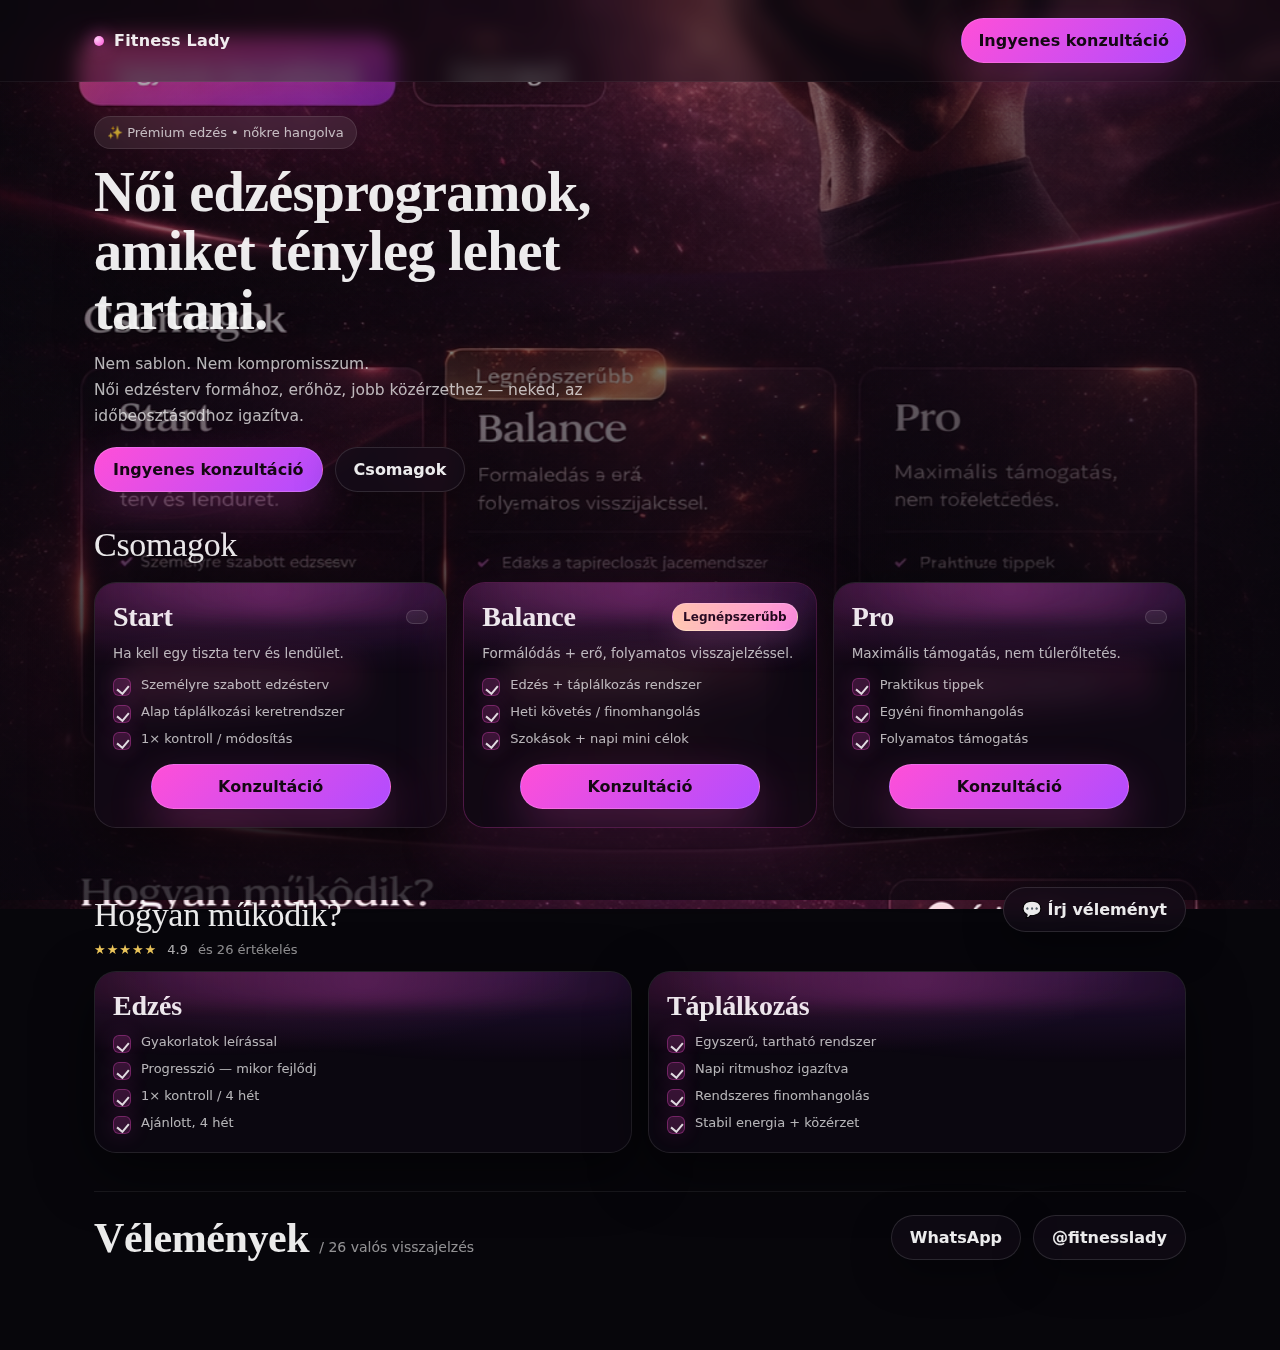
<file: Index.html>
<!doctype html>
<html lang="hu">
<head>
  <meta charset="utf-8" />
  <meta name="viewport" content="width=device-width, initial-scale=1" />
  <title>Fitness Lady — Női edzésprogramok</title>
  <meta name="description" content="Női edzésprogramok, amiket tényleg lehet tartani. Személyre szabott edzés és táplálkozás." />

  <style>
    :root{
      --bg:#07060b;
      --text:rgba(255,255,255,.92);
      --muted:rgba(255,255,255,.70);
      --muted2:rgba(255,255,255,.56);

      --panel:rgba(18,10,24,.52);
      --panel2:rgba(18,10,24,.40);
      --stroke:rgba(255,255,255,.10);

      --pink:#ff4fd8;
      --pink2:#b14cff;

      --radius:22px;
      --shadow:0 18px 55px rgba(0,0,0,.55);
      --max:1120px;
    }

    *{box-sizing:border-box}
    html,body{height:100%}
    body{
      margin:0;
      font-family: ui-sans-serif, system-ui, -apple-system, Segoe UI, Roboto, Arial;
      color:var(--text);
      background:var(--bg);
      overflow-x:hidden;
    }

    /* ===== FULL BACKGROUND (kép) ===== */
    body::before{
      content:"";
      position:fixed;
      inset:0;
      background-image:url("hero.png");
      background-size:cover;
      background-position:center right;
      background-repeat:no-repeat;
      transform:scale(1.02);
      z-index:-3;
    }

    /* ===== OVERLAY: NE NYELJE EL A HÁTTÉR RÉSZLETEIT ===== */
    body::after{
      content:"";
      position:fixed;
      inset:0;
      background:
        radial-gradient(1100px 650px at 22% 14%, rgba(10,7,14,.10), rgba(10,7,14,.45) 62%, rgba(10,7,14,.62) 100%),
        linear-gradient(to bottom, rgba(10,7,14,.18), rgba(10,7,14,.45));
      z-index:-2;
      pointer-events:none;
    }

    a{color:inherit;text-decoration:none}
    .container{max-width:var(--max);margin:0 auto;padding:0 14px}

    /* ===== TOP BAR (mint a képen) ===== */
    .topbar{
      position:fixed;top:0;left:0;right:0;z-index:50;
      padding:18px 0;
      background:rgba(10,8,14,.40);
      backdrop-filter:blur(10px);
      border-bottom:1px solid rgba(255,255,255,.06);
    }
    .topbar-inner{display:flex;align-items:center;justify-content:space-between;gap:12px}
    .brand{display:flex;align-items:center;gap:10px;font-weight:700;letter-spacing:.2px;font-size:16px}
    .dot{
      width:10px;height:10px;border-radius:999px;
      background: radial-gradient(circle at 30% 30%, #ffd0f6, var(--pink));
      box-shadow:0 0 18px rgba(255,79,216,.7);
      flex:0 0 auto;
    }
    .cta-pill{
      display:inline-flex;align-items:center;justify-content:center;
      padding:12px 16px;border-radius:999px;
      background:linear-gradient(135deg,var(--pink),var(--pink2));
      color:#140813;font-weight:800;
      border:1px solid rgba(255,255,255,.14);
      box-shadow:0 18px 46px rgba(255,79,216,.24);
      white-space:nowrap;
    }

    /* ===== HERO ===== */
    .hero{padding-top:92px;padding-bottom:34px}
    .hero-grid{
      display:grid;
      grid-template-columns: 1.1fr .9fr;
      gap:26px;
      align-items:start;
      padding-top:24px;
    }

    .badge{
      display:inline-flex;align-items:center;gap:10px;
      padding:8px 12px;border-radius:999px;
      background:rgba(255,255,255,.08);
      border:1px solid rgba(255,255,255,.10);
      color:var(--muted);
      font-size:13px;width:fit-content;
      backdrop-filter:blur(10px);
    }

    h1{
      margin:14px 0 12px;
      font-family: ui-serif, Georgia, "Times New Roman", Times, serif;
      font-weight:700;
      line-height:1.05;
      font-size: clamp(36px, 4.4vw, 64px);
      letter-spacing:-0.8px;
      text-shadow:0 10px 40px rgba(0,0,0,.55);
    }

    .lead{
      margin:0 0 18px;
      color:var(--muted);
      font-size:15.5px;
      line-height:1.65;
      max-width:56ch;
      text-shadow:0 10px 30px rgba(0,0,0,.45);
    }

    .hero-actions{display:flex;gap:12px;margin-top:14px;flex-wrap:wrap}

    .btn{
      display:inline-flex;align-items:center;justify-content:center;
      padding:12px 18px;border-radius:999px;
      border:1px solid rgba(255,255,255,.12);
      background:rgba(20,12,26,.55);
      backdrop-filter:blur(10px);
      color:var(--text);
      box-shadow:0 14px 40px rgba(0,0,0,.35);
      cursor:pointer;
      transition:transform .15s ease, border-color .15s ease;
      white-space:nowrap;
      font-weight:700;
    }
    .btn:hover{transform:translateY(-1px);border-color:rgba(255,255,255,.20)}
    .btn.primary{
      background:linear-gradient(135deg,var(--pink),var(--pink2));
      color:#140813;
      border-color:rgba(255,255,255,.18);
      box-shadow:0 18px 46px rgba(255,79,216,.22);
      font-weight:800;
    }

    /* ===== CSOMAGOK (3 kártya) ===== */
    .section-title{
      font-family: ui-serif, Georgia, "Times New Roman", Times, serif;
      font-size:34px;
      letter-spacing:-.3px;
      margin:34px 0 18px;
    }

    .packages{display:grid;grid-template-columns:repeat(3,1fr);gap:16px}

    .card{
      position:relative;
      background:var(--panel2);
      border:1px solid rgba(255,255,255,.10);
      border-radius:var(--radius);
      box-shadow:var(--shadow);
      backdrop-filter:blur(14px);
      padding:18px;
      overflow:hidden;
    }

    /* glow/edge mint a képen */
    .card::before{
      content:"";
      position:absolute; inset:-2px;
      background:
        radial-gradient(700px 160px at 20% 0%, rgba(255,79,216,.18), transparent 55%),
        radial-gradient(700px 160px at 80% 0%, rgba(177,76,255,.14), transparent 60%);
      opacity:.95;
      pointer-events:none;
    }
    .card::after{
      content:"";
      position:absolute;left:-40%;right:-40%;top:-22px;height:56px;
      background:radial-gradient(circle at 50% 50%, rgba(255,79,216,.30), transparent 62%);
      filter:blur(8px);
      opacity:.65;
      pointer-events:none;
    }
    .card > *{position:relative}

    .card-top{display:flex;align-items:center;justify-content:space-between;gap:10px;margin-bottom:10px}
    .card h3{
      margin:0;
      font-size:28px;
      font-family: ui-serif, Georgia, serif;
      letter-spacing:-.2px;
    }
    .card p{margin:0 0 12px;color:var(--muted);line-height:1.6;font-size:13.5px;max-width:40ch}

    .tag{
      font-size:12px;padding:6px 10px;border-radius:999px;
      border:1px solid rgba(255,255,255,.14);
      background:rgba(255,255,255,.07);
      color:var(--muted);
      white-space:nowrap;
    }
    .tag.hot{
      color:#1b0717;
      background:linear-gradient(135deg,#ffd8a8,#ff88e6);
      border-color:rgba(255,255,255,.25);
      box-shadow:0 12px 30px rgba(255,136,230,.18);
      font-weight:800;
    }

    .list{margin:0;padding:0;list-style:none;display:grid;gap:8px}
    .list li{display:flex;align-items:flex-start;gap:10px;color:var(--muted);font-size:13px}
    .check{
      width:18px;height:18px;border-radius:6px;
      background:rgba(255,79,216,.18);
      border:1px solid rgba(255,79,216,.30);
      box-shadow:0 0 22px rgba(255,79,216,.16);
      flex:0 0 auto;
      margin-top:1px;
      position:relative;
    }
    .check:after{
      content:"";
      position:absolute;left:5px;top:4px;
      width:6px;height:9px;
      border-right:2px solid rgba(255,255,255,.85);
      border-bottom:2px solid rgba(255,255,255,.85);
      transform:rotate(40deg);
    }

    .card-actions{margin-top:14px;display:flex;justify-content:center}
    .card-actions .btn{width:100%;max-width:240px}

    /* ===== HOGYAN MŰKÖDIK (fejléc bal + gomb jobb) ===== */
    .how-head{
      margin-top: 34px;
      display:flex;
      align-items:center;
      justify-content:space-between;
      gap:12px;
      flex-wrap:wrap;
    }
    .rating{display:flex;align-items:center;gap:10px;color:var(--muted);font-size:13px}
    .stars{letter-spacing:1px;color:rgba(255,214,98,.95)}
    .how-grid{margin-top:14px;display:grid;grid-template-columns:1fr 1fr;gap:16px}

    /* ===== VÉLEMÉNYEK sáv (mint a képen alul) ===== */
    .footer-row{
      margin-top: 38px;
      padding: 22px 0 54px;
      border-top: 1px solid rgba(255,255,255,.08);
    }
    .footer-inner{
      display:flex;align-items:center;justify-content:space-between;
      gap:12px;flex-wrap:wrap;
    }
    .footer-title{
      font-family: ui-serif, Georgia, serif;
      font-size: 42px;
      letter-spacing: -.4px;
      margin:0;
    }
    .footer-sub{color:var(--muted2);font-size:14px;margin-left:10px}
    .social{display:flex;gap:12px;align-items:center;flex-wrap:wrap}

    /* ===== RESPONSIVE (hogy mobilon se csússzon szét) ===== */
    @media (max-width: 980px){
      body::before{background-position:center right;}
      .hero-grid{grid-template-columns:1fr}
      .packages{grid-template-columns:1fr}
      .how-grid{grid-template-columns:1fr}
      .section-title{font-size:30px}
    }
  </style>
</head>

<body>
  <!-- Topbar -->
  <header class="topbar">
    <div class="container topbar-inner">
      <a class="brand" href="#top" aria-label="Fitness Lady">
        <span class="dot"></span>
        <span>Fitness Lady</span>
      </a>
      <a class="cta-pill" href="#kapcsolat">Ingyenes konzultáció</a>
    </div>
  </header>

  <main id="top" class="hero">
    <div class="container">

      <!-- HERO -->
      <div class="hero-grid">
        <div>
          <div class="badge">✨ Prémium edzés • nőkre hangolva</div>

          <h1>Női edzésprogramok,<br>amiket tényleg lehet tartani.</h1>

          <p class="lead">
            Nem sablon. Nem kompromisszum.<br>
            Női edzésterv formához, erőhöz, jobb közérzethez — neked, az időbeosztásodhoz igazítva.
          </p>

          <div class="hero-actions">
            <a class="btn primary" href="#kapcsolat">Ingyenes konzultáció</a>
            <a class="btn" href="#csomagok">Csomagok</a>
          </div>
        </div>

        <!-- jobb oldal üres: a háttérképen van az alak -->
        <div></div>
      </div>

      <!-- CSOMAGOK -->
      <div id="csomagok" class="section-title">Csomagok</div>

      <div class="packages">
        <div class="card">
          <div class="card-top">
            <h3>Start</h3>
            <span class="tag"> </span>
          </div>
          <p>Ha kell egy tiszta terv és lendület.</p>
          <ul class="list">
            <li><span class="check"></span> Személyre szabott edzésterv</li>
            <li><span class="check"></span> Alap táplálkozási keretrendszer</li>
            <li><span class="check"></span> 1× kontroll / módosítás</li>
          </ul>
          <div class="card-actions">
            <a class="btn primary" href="#kapcsolat">Konzultáció</a>
          </div>
        </div>

        <div class="card" style="border-color: rgba(255,79,216,.26); box-shadow: 0 22px 70px rgba(255,79,216,.14), var(--shadow);">
          <div class="card-top">
            <h3>Balance</h3>
            <span class="tag hot">Legnépszerűbb</span>
          </div>
          <p>Formálódás + erő, folyamatos visszajelzéssel.</p>
          <ul class="list">
            <li><span class="check"></span> Edzés + táplálkozás rendszer</li>
            <li><span class="check"></span> Heti követés / finomhangolás</li>
            <li><span class="check"></span> Szokások + napi mini célok</li>
          </ul>
          <div class="card-actions">
            <a class="btn primary" href="#kapcsolat">Konzultáció</a>
          </div>
        </div>

        <div class="card">
          <div class="card-top">
            <h3>Pro</h3>
            <span class="tag"> </span>
          </div>
          <p>Maximális támogatás, nem túlerőltetés.</p>
          <ul class="list">
            <li><span class="check"></span> Praktikus tippek</li>
            <li><span class="check"></span> Egyéni finomhangolás</li>
            <li><span class="check"></span> Folyamatos támogatás</li>
          </ul>
          <div class="card-actions">
            <a class="btn primary" href="#kapcsolat">Konzultáció</a>
          </div>
        </div>
      </div>

      <!-- HOGYAN MŰKÖDIK -->
      <div class="how-head">
        <div>
          <div class="section-title" style="margin:34px 0 8px;">Hogyan működik?</div>
          <div class="rating">
            <span class="stars">★★★★★</span>
            <span>4.9</span>
            <span style="color:var(--muted2);">és 26 értékelés</span>
          </div>
        </div>

        <a class="btn" href="#velemenyek">💬 Írj véleményt</a>
      </div>

      <div class="how-grid">
        <div class="card">
          <h3 style="margin:0 0 12px;">Edzés</h3>
          <ul class="list">
            <li><span class="check"></span> Gyakorlatok leírással</li>
            <li><span class="check"></span> Progresszió — mikor fejlődj</li>
            <li><span class="check"></span> 1× kontroll / 4 hét</li>
            <li><span class="check"></span> Ajánlott, 4 hét</li>
          </ul>
        </div>

        <div class="card">
          <h3 style="margin:0 0 12px;">Táplálkozás</h3>
          <ul class="list">
            <li><span class="check"></span> Egyszerű, tartható rendszer</li>
            <li><span class="check"></span> Napi ritmushoz igazítva</li>
            <li><span class="check"></span> Rendszeres finomhangolás</li>
            <li><span class="check"></span> Stabil energia + közérzet</li>
          </ul>
        </div>
      </div>

      <!-- VÉLEMÉNYEK alsó sáv -->
      <div id="velemenyek" class="footer-row">
        <div class="footer-inner">
          <div style="display:flex; align-items:baseline; flex-wrap:wrap;">
            <h2 class="footer-title">Vélemények</h2>
            <div class="footer-sub">/ 26 valós visszajelzés</div>
          </div>

          <div class="social">
            <a class="btn" href="#" onclick="alert('Itt majd WhatsApp link lesz');return false;">WhatsApp</a>
            <a class="btn" href="#" onclick="alert('Itt majd Instagram link lesz');return false;">@fitnesslady</a>
          </div>
        </div>
      </div>

      <div id="kapcsolat"></div>

    </div>
  </main>
</body>
</html>
</file>
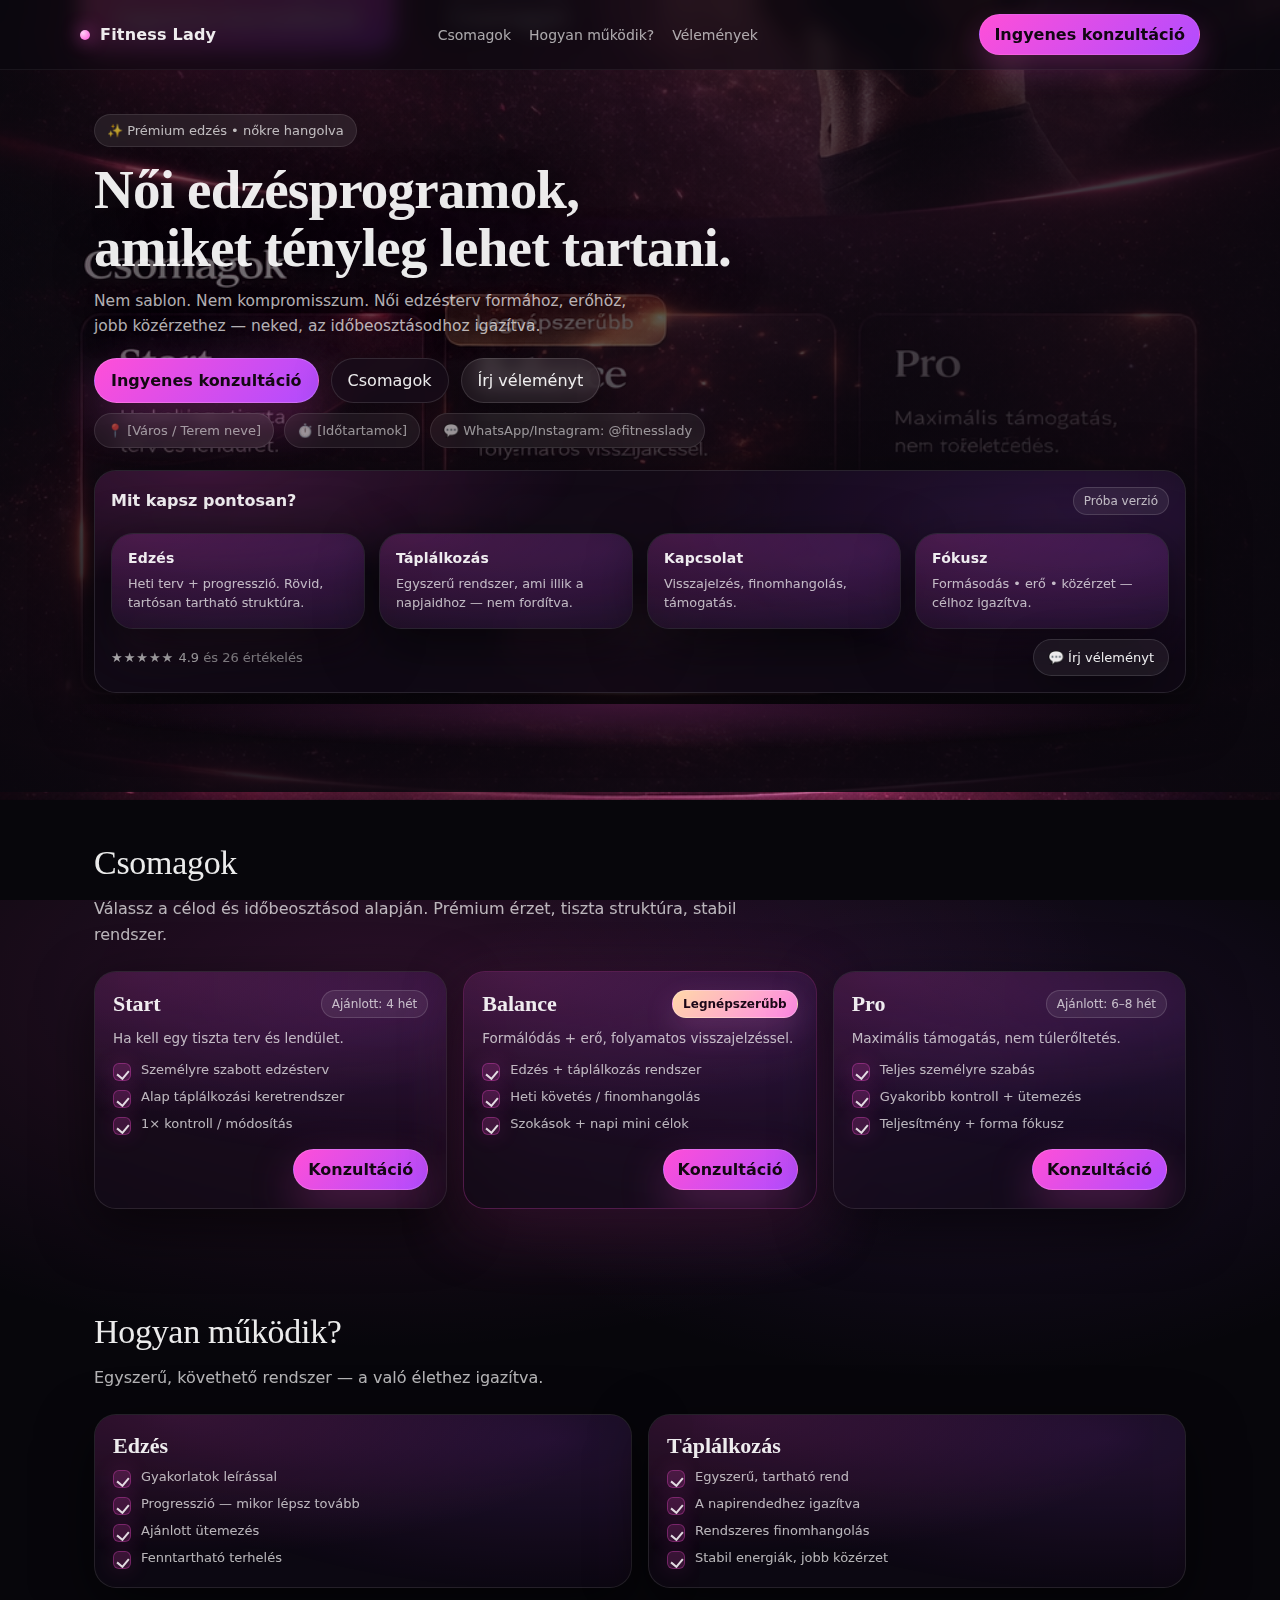
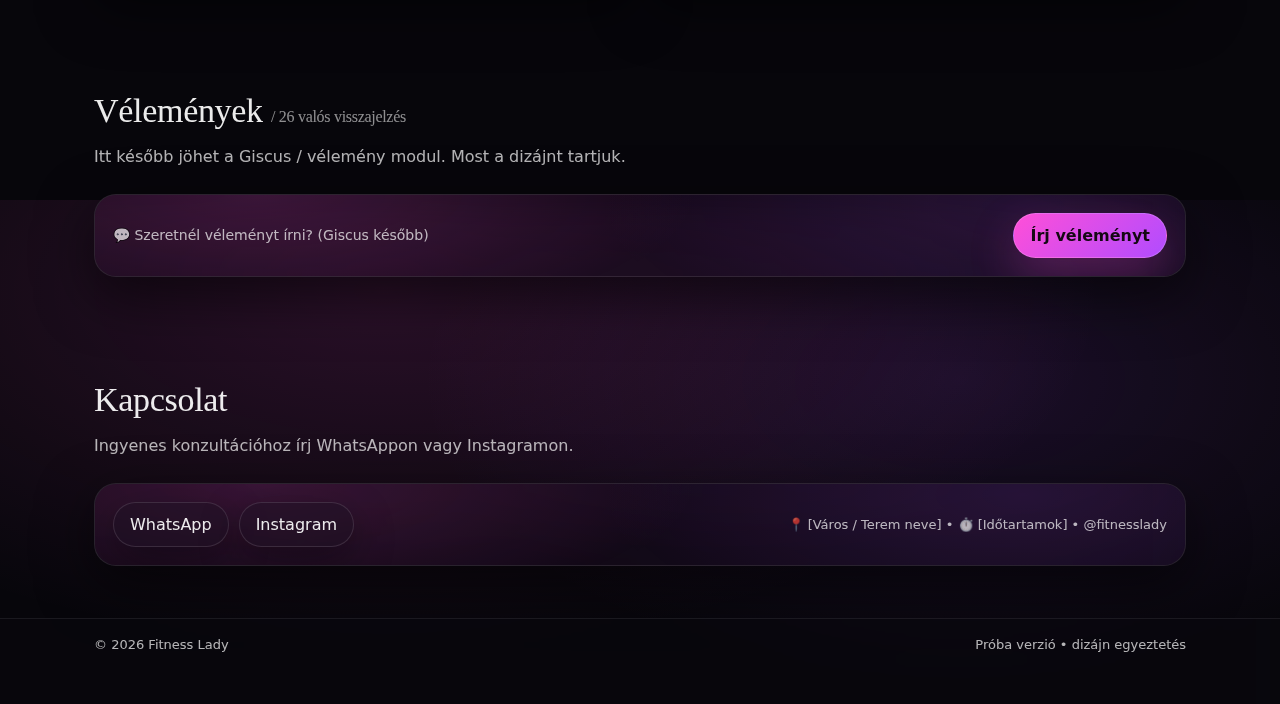
<file: index.html>
<!doctype html>
<html lang="hu">
<head>
  <meta charset="utf-8" />
  <meta name="viewport" content="width=device-width, initial-scale=1" />
  <title>Fitness Lady — Női edzésprogramok</title>
  <meta name="description" content="Női edzésprogramok, amiket tényleg lehet tartani. Személyre szabott edzés és táplálkozás — a te életedhez igazítva." />

  <style>
    :root{
      --bg: #07060b;
      --panel: rgba(20, 12, 26, .62);
      --panel2: rgba(20, 12, 26, .45);
      --stroke: rgba(255,255,255,.10);
      --text: rgba(255,255,255,.92);
      --muted: rgba(255,255,255,.70);
      --muted2: rgba(255,255,255,.55);
      --pink: #ff4fd8;
      --pink2:#b14cff;
      --glow: rgba(255, 79, 216, .35);
      --radius: 22px;
      --shadow: 0 18px 55px rgba(0,0,0,.55);
      --max: 1120px;
    }

    *{ box-sizing:border-box; }
    html,body{ height:100%; }
    body{
      margin:0;
      font-family: ui-sans-serif, system-ui, -apple-system, Segoe UI, Roboto, Arial, "Apple Color Emoji","Segoe UI Emoji";
      background: radial-gradient(1200px 600px at 30% 10%, rgba(255,79,216,.14), transparent 60%),
                  radial-gradient(900px 500px at 75% 20%, rgba(177,76,255,.12), transparent 60%),
                  var(--bg);
      color:var(--text);
      overflow-x:hidden;
    }

    a{ color:inherit; text-decoration:none; }
    button{ font:inherit; }

    /* ---------- Top Bar ---------- */
    .topbar{
      position: fixed;
      top: 0;
      left: 0;
      right: 0;
      z-index: 50;
      padding: 14px 14px;
      backdrop-filter: blur(10px);
      background: rgba(10, 8, 14, .55);
      border-bottom: 1px solid rgba(255,255,255,.06);
    }
    .topbar-inner{
      max-width: var(--max);
      margin: 0 auto;
      display:flex;
      align-items:center;
      justify-content: space-between;
      gap: 12px;
    }
    .brand{
      display:flex;
      align-items:center;
      gap: 10px;
      font-weight: 700;
      letter-spacing: .2px;
    }
    .dot{
      width:10px;height:10px;border-radius:99px;
      background: radial-gradient(circle at 30% 30%, #ffd0f6, var(--pink));
      box-shadow: 0 0 18px rgba(255,79,216,.7);
    }
    .nav{
      display:flex; align-items:center; gap: 18px;
      color: var(--muted);
      font-size: 14px;
    }
    .nav a{ opacity:.92; }
    .nav a:hover{ opacity:1; color: var(--text); }

    .cta-pill{
      display:inline-flex; align-items:center; justify-content:center;
      padding: 10px 14px;
      border-radius: 999px;
      background: linear-gradient(135deg, var(--pink), var(--pink2));
      color:#120613;
      font-weight: 800;
      border: 1px solid rgba(255,255,255,.10);
      box-shadow: 0 14px 30px rgba(255,79,216,.22);
      white-space: nowrap;
    }

    .menu-btn{
      width: 40px; height: 40px; border-radius: 999px;
      background: rgba(255,255,255,.06);
      border: 1px solid rgba(255,255,255,.10);
      color: var(--text);
      display:none;
      align-items:center; justify-content:center;
    }

    /* ---------- Hero ---------- */
    .hero{
      position: relative;
      padding-top: 80px; /* topbar */
      min-height: 88vh;
      display:flex;
      align-items: stretch;
      justify-content:center;
    }

    .hero-bg{
      position:absolute; inset:0;
      background-image: url("hero.png");
      background-size: cover;
      background-position: center right;
      background-repeat: no-repeat;
      transform: scale(1.02);
      filter: none; /* nagyon fontos: nincs blur */
    }

    /* finom sötétítés, hogy a szöveg olvasható legyen, de a háttér látszódjon */
    .hero-overlay{
      position:absolute; inset:0;
      background:
        radial-gradient(1100px 650px at 22% 35%, rgba(10,7,14,.20), rgba(10,7,14,.62) 62%, rgba(10,7,14,.78) 100%),
        linear-gradient(to bottom, rgba(10,7,14,.25), rgba(10,7,14,.62));
      pointer-events:none;
    }

    .wrap{
      position: relative;
      width: 100%;
      max-width: var(--max);
      margin: 0 auto;
      padding: 34px 14px 50px;
    }

    .hero-grid{
      display:grid;
      grid-template-columns: 1.2fr .8fr;
      gap: 26px;
      align-items: start;
    }

    .badge{
      display:inline-flex; align-items:center; gap:10px;
      padding: 8px 12px;
      border-radius: 999px;
      background: rgba(255,255,255,.08);
      border:1px solid rgba(255,255,255,.10);
      color: var(--muted);
      font-size: 13px;
      width: fit-content;
      backdrop-filter: blur(10px);
    }

    h1{
      margin: 14px 0 12px;
      font-family: ui-serif, Georgia, "Times New Roman", Times, serif;
      font-weight: 700;
      line-height: 1.05;
      font-size: clamp(34px, 4.3vw, 62px);
      letter-spacing: -0.8px;
      text-shadow: 0 10px 40px rgba(0,0,0,.55);
    }

    .lead{
      margin: 0 0 18px;
      color: var(--muted);
      font-size: 15.5px;
      line-height: 1.65;
      max-width: 56ch;
      text-shadow: 0 10px 30px rgba(0,0,0,.45);
    }

    .hero-actions{
      display:flex;
      flex-wrap:wrap;
      gap: 12px;
      margin: 14px 0 10px;
    }

    .btn{
      display:inline-flex;
      align-items:center;
      justify-content:center;
      gap:10px;
      padding: 12px 16px;
      border-radius: 999px;
      border: 1px solid rgba(255,255,255,.12);
      background: rgba(20,12,26,.55);
      backdrop-filter: blur(10px);
      color: var(--text);
      box-shadow: 0 14px 40px rgba(0,0,0,.35);
      cursor:pointer;
      transition: transform .15s ease, background .15s ease, border-color .15s ease;
      white-space: nowrap;
    }
    .btn:hover{ transform: translateY(-1px); border-color: rgba(255,255,255,.20); }
    .btn.primary{
      background: linear-gradient(135deg, var(--pink), var(--pink2));
      color:#140813;
      border-color: rgba(255,255,255,.18);
      box-shadow: 0 18px 46px rgba(255,79,216,.26);
      font-weight: 800;
    }
    .btn.ghost{ background: rgba(255,255,255,.06); }

    .meta-row{
      display:flex; flex-wrap:wrap;
      gap: 10px;
      margin-top: 10px;
      color: var(--muted2);
      font-size: 13px;
    }
    .meta-pill{
      display:inline-flex; align-items:center; gap:8px;
      padding: 9px 12px;
      border-radius: 999px;
      background: rgba(255,255,255,.06);
      border: 1px solid rgba(255,255,255,.10);
      backdrop-filter: blur(10px);
    }

    /* ---------- “Mit kapsz pontosan?” cards a hero alatt ---------- */
    .hero-cards{
      margin-top: 18px;
      display:grid;
      grid-template-columns: repeat(4, 1fr);
      gap: 14px;
    }
    .card{
      background: var(--panel);
      border: 1px solid var(--stroke);
      border-radius: var(--radius);
      box-shadow: var(--shadow);
      backdrop-filter: blur(14px);
      overflow:hidden;
      position: relative;
    }
    .card::before{
      content:"";
      position:absolute; inset:-2px;
      background: radial-gradient(700px 220px at 10% 0%, rgba(255,79,216,.22), transparent 55%),
                  radial-gradient(700px 260px at 90% 20%, rgba(177,76,255,.18), transparent 60%);
      opacity:.8;
      pointer-events:none;
    }
    .card-inner{ position:relative; padding: 16px; }
    .card h3{ margin:0 0 8px; font-size: 14px; letter-spacing: .2px; }
    .card p{ margin:0; color: var(--muted); font-size: 12.8px; line-height: 1.5; }

    .hero-rating{
      margin-top: 10px;
      display:flex;
      align-items:center;
      justify-content: space-between;
      gap: 12px;
      color: var(--muted);
      font-size: 13px;
    }
    .stars{ letter-spacing: 1px; }

    /* ---------- Section base ---------- */
    section{
      position: relative;
      padding: 52px 0;
    }
    .container{
      max-width: var(--max);
      padding: 0 14px;
      margin: 0 auto;
    }
    .section-title{
      font-family: ui-serif, Georgia, "Times New Roman", Times, serif;
      font-size: 34px;
      letter-spacing: -.3px;
      margin: 0 0 14px;
    }
    .section-sub{
      color: var(--muted);
      margin: 0 0 24px;
      max-width: 70ch;
      line-height: 1.6;
    }

    /* ---------- Packages ---------- */
    .packages{
      display:grid;
      grid-template-columns: repeat(3, 1fr);
      gap: 16px;
    }
    .pkg{
      background: var(--panel2);
      border: 1px solid rgba(255,255,255,.10);
      border-radius: var(--radius);
      box-shadow: var(--shadow);
      backdrop-filter: blur(14px);
      padding: 18px;
      position: relative;
      overflow:hidden;
    }
    .pkg::before{
      content:"";
      position:absolute; inset:-2px;
      background: radial-gradient(800px 260px at 15% 0%, rgba(255,79,216,.18), transparent 55%),
                  radial-gradient(700px 260px at 85% 15%, rgba(177,76,255,.14), transparent 60%);
      opacity:.9;
      pointer-events:none;
    }
    .pkg-inner{ position:relative; }
    .pkg-top{
      display:flex; align-items:center; justify-content:space-between; gap:10px;
      margin-bottom: 10px;
    }
    .pkg h4{ margin:0; font-size: 22px; font-family: ui-serif, Georgia, serif; }
    .tag{
      font-size: 12px;
      padding: 6px 10px;
      border-radius: 999px;
      border: 1px solid rgba(255,255,255,.14);
      background: rgba(255,255,255,.07);
      color: var(--muted);
      white-space: nowrap;
    }
    .tag.hot{
      color:#1b0717;
      background: linear-gradient(135deg, #ffd8a8, #ff88e6);
      border-color: rgba(255,255,255,.25);
      box-shadow: 0 12px 30px rgba(255,136,230,.18);
      font-weight: 800;
    }
    .pkg p{ margin: 0 0 12px; color: var(--muted); line-height: 1.6; font-size: 13.5px; }
    .list{ margin: 0; padding: 0; list-style:none; display:grid; gap:8px; }
    .list li{
      display:flex; align-items:flex-start; gap:10px;
      color: var(--muted);
      font-size: 13px;
    }
    .check{
      width: 18px; height: 18px; border-radius: 6px;
      background: rgba(255,79,216,.18);
      border: 1px solid rgba(255,79,216,.30);
      box-shadow: 0 0 22px rgba(255,79,216,.16);
      flex: 0 0 auto;
      margin-top: 1px;
      position:relative;
    }
    .check:after{
      content:"";
      position:absolute;
      left: 5px; top: 4px;
      width: 6px; height: 9px;
      border-right: 2px solid rgba(255,255,255,.85);
      border-bottom: 2px solid rgba(255,255,255,.85);
      transform: rotate(40deg);
    }

    .pkg-actions{
      display:flex; justify-content:flex-end;
      margin-top: 14px;
    }

    /* ---------- How it works ---------- */
    .how-grid{
      display:grid;
      grid-template-columns: 1fr 1fr;
      gap: 16px;
    }

    /* ---------- Footer strip ---------- */
    .footer-strip{
      padding: 18px 0 52px;
      border-top: 1px solid rgba(255,255,255,.08);
      background: rgba(10,8,14,.55);
      backdrop-filter: blur(10px);
    }
    .footer-inner{
      max-width: var(--max);
      margin: 0 auto;
      padding: 0 14px;
      display:flex;
      align-items:center;
      justify-content: space-between;
      gap: 12px;
      color: var(--muted);
      font-size: 13px;
      flex-wrap: wrap;
    }

    /* ---------- Responsive ---------- */
    @media (max-width: 980px){
      .hero-grid{ grid-template-columns: 1fr; }
      .hero-bg{ background-position: center right; }
      .hero-cards{ grid-template-columns: repeat(2, 1fr); }
      .packages{ grid-template-columns: 1fr; }
      .how-grid{ grid-template-columns: 1fr; }
      .nav{ display:none; }
      .menu-btn{ display:inline-flex; }
    }
    @media (max-width: 520px){
      .hero-cards{ grid-template-columns: 1fr; }
    }

    /* smooth scroll */
    html{ scroll-behavior:smooth; }

    /* Small section separator glow (mint a mockup alsó ív) */
    .glow-sep{
      position:absolute;
      left: 0; right: 0;
      bottom: -2px;
      height: 90px;
      pointer-events:none;
      background: radial-gradient(900px 70px at 50% 0%, rgba(255,79,216,.22), transparent 65%);
      opacity: .9;
    }
  </style>
</head>

<body>
  <!-- TOP BAR -->
  <header class="topbar">
    <div class="topbar-inner">
      <a class="brand" href="#top" aria-label="Fitness Lady">
        <span class="dot"></span>
        <span>Fitness Lady</span>
      </a>

      <nav class="nav" aria-label="Főmenü">
        <a href="#csomagok">Csomagok</a>
        <a href="#hogyan">Hogyan működik?</a>
        <a href="#velemenyek">Vélemények</a>
      </nav>

      <div style="display:flex; align-items:center; gap:10px;">
        <button class="menu-btn" id="menuBtn" aria-label="Menü">
          ☰
        </button>
        <a class="cta-pill" href="#kapcsolat">Ingyenes konzultáció</a>
      </div>
    </div>
  </header>

  <!-- HERO -->
  <main id="top" class="hero">
    <div class="hero-bg" aria-hidden="true"></div>
    <div class="hero-overlay" aria-hidden="true"></div>

    <div class="wrap">
      <div class="hero-grid">
        <div>
          <div class="badge">✨ Prémium edzés • nőkre hangolva</div>

          <h1>Női edzésprogramok, <br>amiket tényleg lehet tartani.</h1>

          <p class="lead">
            Nem sablon. Nem kompromisszum. Női edzésterv formához, erőhöz, jobb közérzethez —
            neked, az időbeosztásodhoz igazítva.
          </p>

          <div class="hero-actions">
            <a class="btn primary" href="#kapcsolat">Ingyenes konzultáció</a>
            <a class="btn" href="#csomagok">Csomagok</a>
            <a class="btn ghost" href="#velemenyek">Írj véleményt</a>
          </div>

          <div class="meta-row">
            <div class="meta-pill">📍 [Város / Terem neve]</div>
            <div class="meta-pill">⏱️ [Időtartamok]</div>
            <div class="meta-pill">💬 WhatsApp/Instagram: @fitnesslady</div>
          </div>
        </div>

        <div></div>
      </div>

      <!-- Mit kapsz pontosan -->
      <div class="card" style="margin-top:22px;">
        <div class="card-inner">
          <div style="display:flex; align-items:center; justify-content:space-between; gap:10px; margin-bottom:10px;">
            <div style="font-weight:800;">Mit kapsz pontosan?</div>
            <div class="tag">Próba verzió</div>
          </div>

          <div class="hero-cards">
            <div class="card">
              <div class="card-inner">
                <h3>Edzés</h3>
                <p>Heti terv + progresszió. Rövid, tartósan tartható struktúra.</p>
              </div>
            </div>
            <div class="card">
              <div class="card-inner">
                <h3>Táplálkozás</h3>
                <p>Egyszerű rendszer, ami illik a napjaidhoz — nem fordítva.</p>
              </div>
            </div>
            <div class="card">
              <div class="card-inner">
                <h3>Kapcsolat</h3>
                <p>Visszajelzés, finomhangolás, támogatás.</p>
              </div>
            </div>
            <div class="card">
              <div class="card-inner">
                <h3>Fókusz</h3>
                <p>Formásodás • erő • közérzet — célhoz igazítva.</p>
              </div>
            </div>
          </div>

          <div class="hero-rating">
            <div>
              <span class="stars">★★★★★</span>
              <span> 4.9</span>
              <span style="color:var(--muted2);"> és 26 értékelés</span>
            </div>
            <a class="btn ghost" style="padding:10px 14px;" href="#velemenyek">💬 Írj véleményt</a>
          </div>
        </div>
      </div>

      <div class="glow-sep" aria-hidden="true"></div>
    </div>
  </main>

  <!-- CSOMAGOK -->
  <section id="csomagok">
    <div class="container">
      <div class="section-title">Csomagok</div>
      <p class="section-sub">
        Válassz a célod és időbeosztásod alapján. Prémium érzet, tiszta struktúra, stabil rendszer.
      </p>

      <div class="packages">
        <div class="pkg">
          <div class="pkg-inner">
            <div class="pkg-top">
              <h4>Start</h4>
              <span class="tag">Ajánlott: 4 hét</span>
            </div>
            <p>Ha kell egy tiszta terv és lendület.</p>
            <ul class="list">
              <li><span class="check"></span> Személyre szabott edzésterv</li>
              <li><span class="check"></span> Alap táplálkozási keretrendszer</li>
              <li><span class="check"></span> 1× kontroll / módosítás</li>
            </ul>

            <div class="pkg-actions">
              <a class="btn primary" href="#kapcsolat" style="padding:10px 14px;">Konzultáció</a>
            </div>
          </div>
        </div>

        <div class="pkg" style="border-color: rgba(255,79,216,.26); box-shadow: 0 22px 70px rgba(255,79,216,.14), var(--shadow);">
          <div class="pkg-inner">
            <div class="pkg-top">
              <h4>Balance</h4>
              <span class="tag hot">Legnépszerűbb</span>
            </div>
            <p>Formálódás + erő, folyamatos visszajelzéssel.</p>
            <ul class="list">
              <li><span class="check"></span> Edzés + táplálkozás rendszer</li>
              <li><span class="check"></span> Heti követés / finomhangolás</li>
              <li><span class="check"></span> Szokások + napi mini célok</li>
            </ul>

            <div class="pkg-actions">
              <a class="btn primary" href="#kapcsolat" style="padding:10px 14px;">Konzultáció</a>
            </div>
          </div>
        </div>

        <div class="pkg">
          <div class="pkg-inner">
            <div class="pkg-top">
              <h4>Pro</h4>
              <span class="tag">Ajánlott: 6–8 hét</span>
            </div>
            <p>Maximális támogatás, nem túlerőltetés.</p>
            <ul class="list">
              <li><span class="check"></span> Teljes személyre szabás</li>
              <li><span class="check"></span> Gyakoribb kontroll + ütemezés</li>
              <li><span class="check"></span> Teljesítmény + forma fókusz</li>
            </ul>

            <div class="pkg-actions">
              <a class="btn primary" href="#kapcsolat" style="padding:10px 14px;">Konzultáció</a>
            </div>
          </div>
        </div>
      </div>
    </div>
  </section>

  <!-- HOGYAN MŰKÖDIK -->
  <section id="hogyan">
    <div class="container">
      <div class="section-title">Hogyan működik?</div>
      <p class="section-sub">Egyszerű, követhető rendszer — a való élethez igazítva.</p>

      <div class="how-grid">
        <div class="pkg">
          <div class="pkg-inner">
            <h4 style="margin:0 0 10px;">Edzés</h4>
            <ul class="list">
              <li><span class="check"></span> Gyakorlatok leírással</li>
              <li><span class="check"></span> Progresszió — mikor lépsz tovább</li>
              <li><span class="check"></span> Ajánlott ütemezés</li>
              <li><span class="check"></span> Fenntartható terhelés</li>
            </ul>
          </div>
        </div>

        <div class="pkg">
          <div class="pkg-inner">
            <h4 style="margin:0 0 10px;">Táplálkozás</h4>
            <ul class="list">
              <li><span class="check"></span> Egyszerű, tartható rend</li>
              <li><span class="check"></span> A napirendedhez igazítva</li>
              <li><span class="check"></span> Rendszeres finomhangolás</li>
              <li><span class="check"></span> Stabil energiák, jobb közérzet</li>
            </ul>
          </div>
        </div>
      </div>
    </div>
  </section>

  <!-- VÉLEMÉNYEK -->
  <section id="velemenyek">
    <div class="container">
      <div class="section-title">Vélemények <span style="color:var(--muted2); font-size:16px; font-family:inherit;">/ 26 valós visszajelzés</span></div>
      <p class="section-sub">Itt később jöhet a Giscus / vélemény modul. Most a dizájnt tartjuk.</p>

      <div class="pkg">
        <div class="pkg-inner" style="display:flex; align-items:center; justify-content:space-between; gap:12px; flex-wrap:wrap;">
          <div style="color:var(--muted); font-size:14px;">
            💬 Szeretnél véleményt írni? (Giscus később)
          </div>
          <a class="btn primary" href="#kapcsolat">Írj véleményt</a>
        </div>
      </div>
    </div>
  </section>

  <!-- KAPCSOLAT -->
  <section id="kapcsolat">
    <div class="container">
      <div class="section-title">Kapcsolat</div>
      <p class="section-sub">Ingyenes konzultációhoz írj WhatsAppon vagy Instagramon.</p>

      <div class="pkg">
        <div class="pkg-inner" style="display:flex; gap:12px; flex-wrap:wrap; align-items:center; justify-content:space-between;">
          <div style="display:flex; gap:10px; flex-wrap:wrap;">
            <a class="btn" href="#" onclick="alert('Itt majd WhatsApp link lesz'); return false;">WhatsApp</a>
            <a class="btn" href="#" onclick="alert('Itt majd Instagram link lesz'); return false;">Instagram</a>
          </div>
          <div style="color:var(--muted); font-size:13px;">
            📍 [Város / Terem neve] • ⏱️ [Időtartamok] • @fitnesslady
          </div>
        </div>
      </div>
    </div>
  </section>

  <footer class="footer-strip">
    <div class="footer-inner">
      <div>© <span id="y"></span> Fitness Lady</div>
      <div>Próba verzió • dizájn egyeztetés</div>
    </div>
  </footer>

  <script>
    document.getElementById("y").textContent = new Date().getFullYear();

    // Mobil menü (egyszerű)
    const menuBtn = document.getElementById("menuBtn");
    let open = false;
    menuBtn?.addEventListener("click", () => {
      open = !open;
      if(open){
        const nav = document.createElement("div");
        nav.id = "mobileNav";
        nav.style.position = "fixed";
        nav.style.top = "62px";
        nav.style.left = "14px";
        nav.style.right = "14px";
        nav.style.zIndex = "60";
        nav.style.background = "rgba(20,12,26,.72)";
        nav.style.border = "1px solid rgba(255,255,255,.10)";
        nav.style.borderRadius = "18px";
        nav.style.backdropFilter = "blur(14px)";
        nav.style.boxShadow = "0 20px 70px rgba(0,0,0,.55)";
        nav.style.padding = "12px";
        nav.innerHTML = `
          <a href="#csomagok" style="display:block; padding:10px 10px; color:rgba(255,255,255,.86)">Csomagok</a>
          <a href="#hogyan" style="display:block; padding:10px 10px; color:rgba(255,255,255,.86)">Hogyan működik?</a>
          <a href="#velemenyek" style="display:block; padding:10px 10px; color:rgba(255,255,255,.86)">Vélemények</a>
        `;
        document.body.appendChild(nav);
      } else {
        document.getElementById("mobileNav")?.remove();
      }
    });

    // Klikk után zárja a mobil menüt
    document.addEventListener("click", (e) => {
      const nav = document.getElementById("mobileNav");
      if(!nav) return;
      if(e.target === menuBtn) return;
      if(nav.contains(e.target)) {
        nav.remove();
        open = false;
      }
    });
  </script>
</body>
</html>
</file>
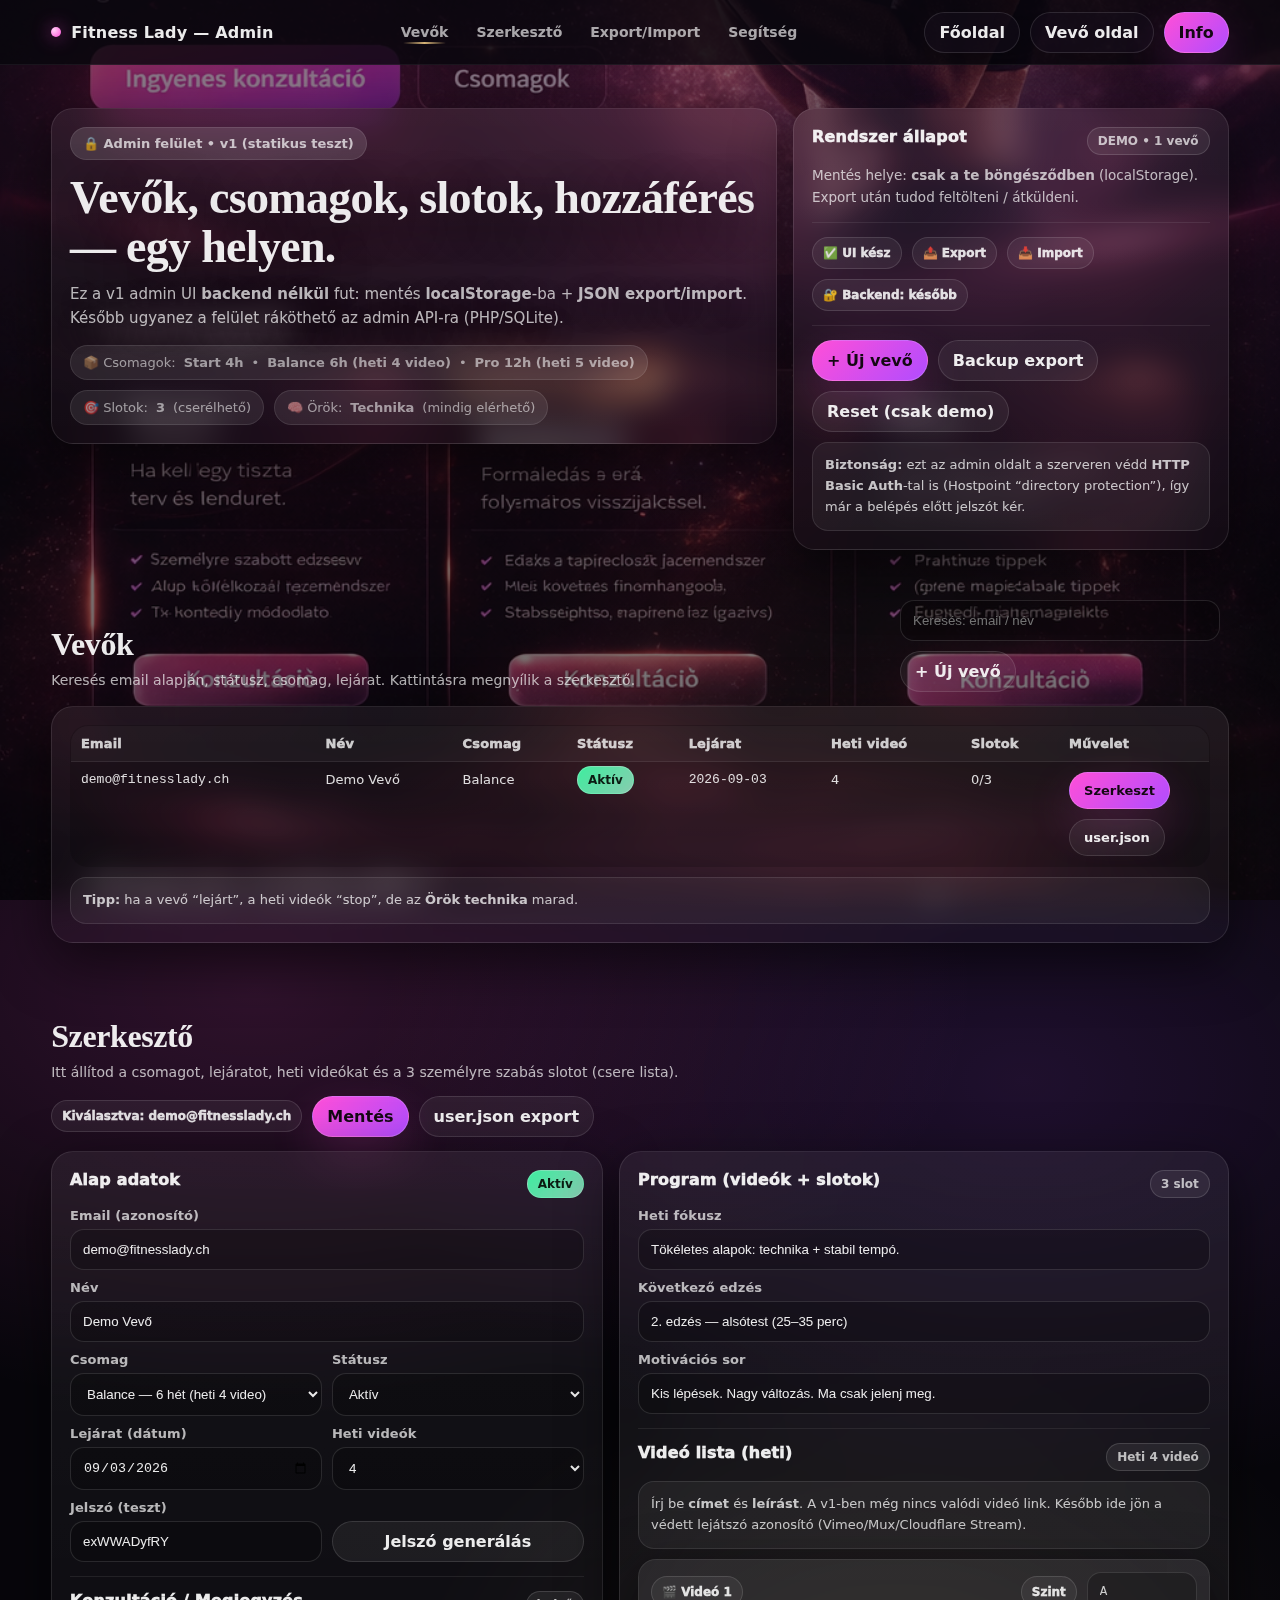
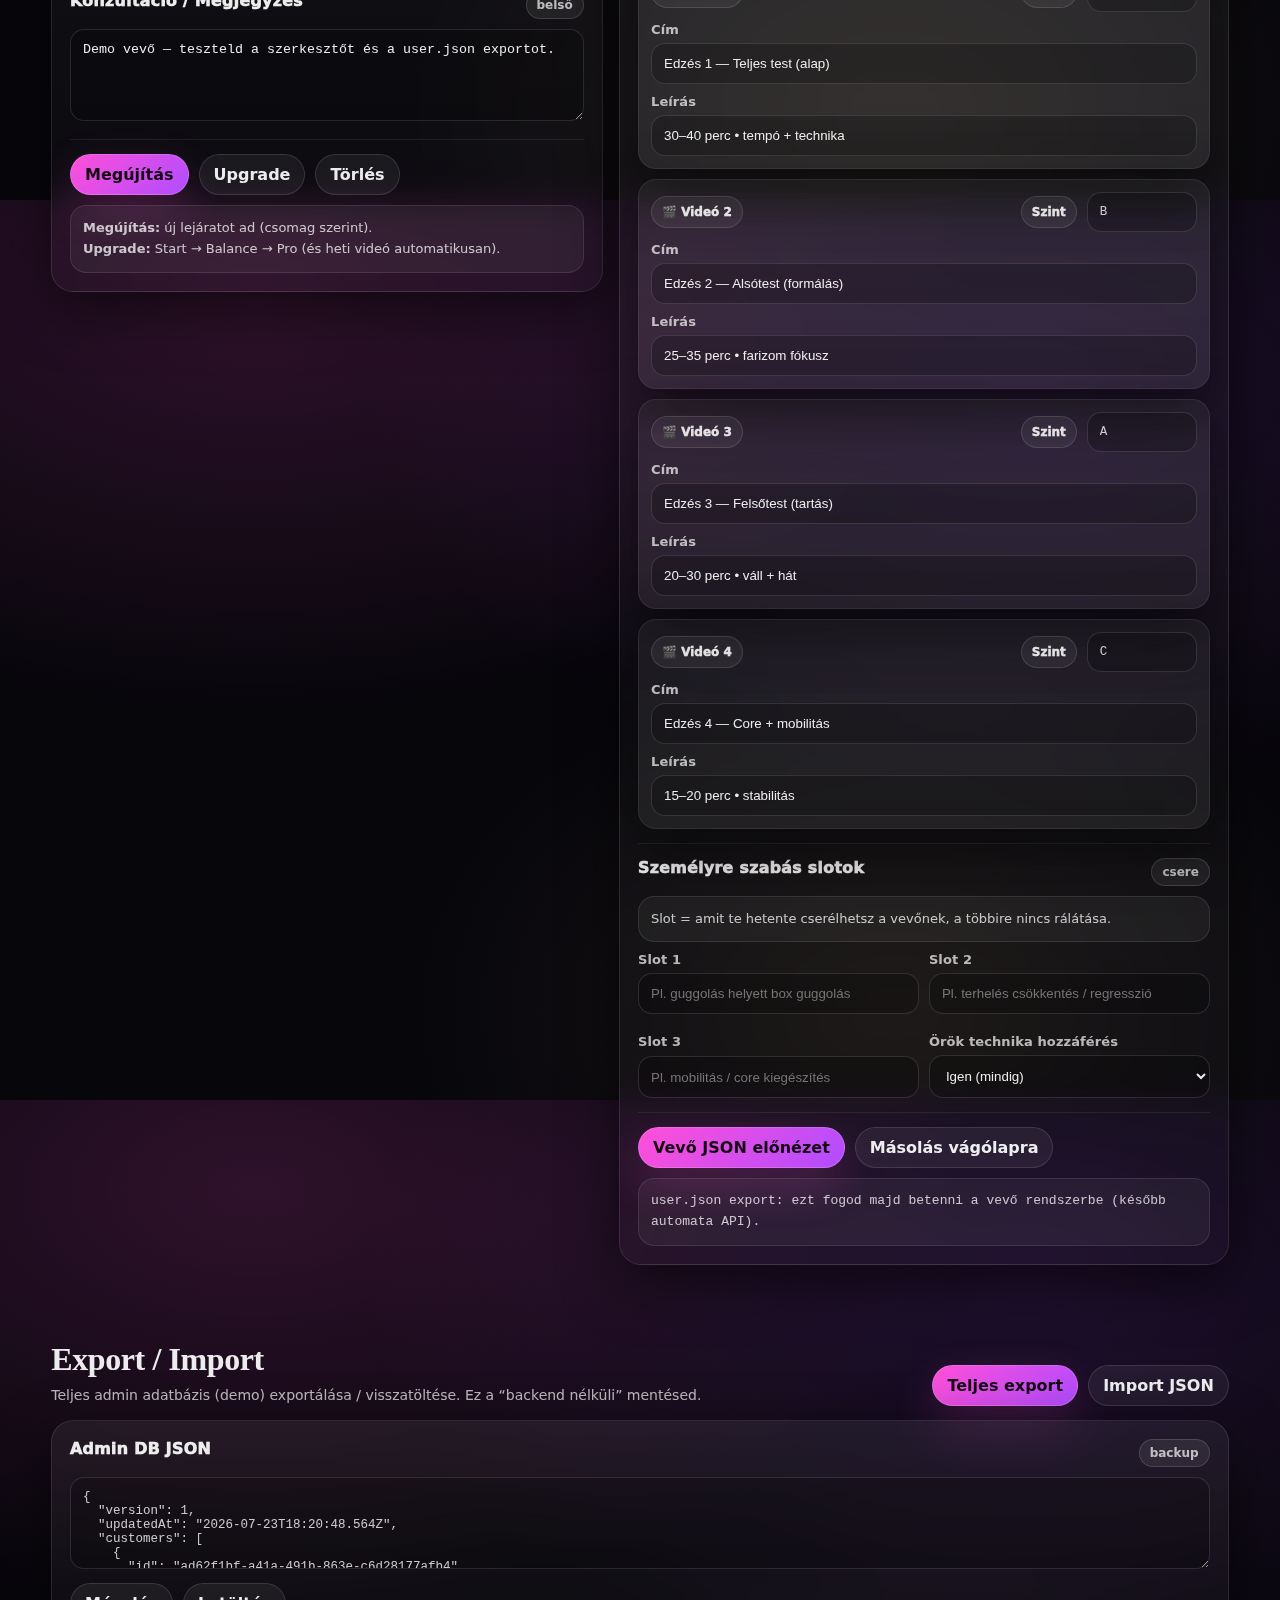
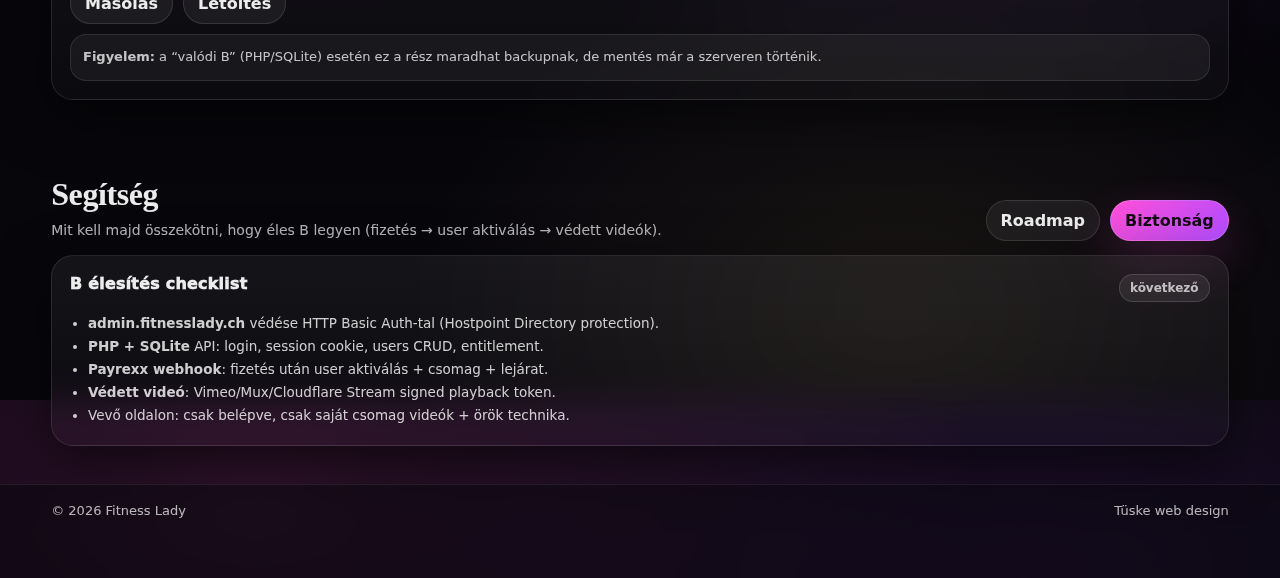
<file: admin/index.html>
<!doctype html>
<html lang="hu">
<head>
  <meta charset="utf-8" />
  <meta name="viewport" content="width=device-width,initial-scale=1" />
  <title>Fitness Lady — Admin</title>
  <meta name="description" content="FitnessLady admin felület (teszt). Vevők kezelése, csomagok, hozzáférés, slotok, export/import." />

  <style>
    :root{
      --bg:#07060b;

      --text:rgba(255,255,255,.92);
      --muted:rgba(255,255,255,.70);
      --muted2:rgba(255,255,255,.55);

      --pink:#ff4fd8;
      --pink2:#b14cff;
      --gold:#ffd38a;

      --radius:22px;
      --shadow: 0 18px 55px rgba(0,0,0,.55);
      --max: 1180px;

      --panel: rgba(12,10,18,.62);
      --panel2: rgba(255,255,255,.06);
      --stroke: rgba(255,255,255,.10);
      --stroke2: rgba(255,255,255,.14);

      --ok: rgba(65, 255, 170, .95);
      --warn: rgba(255, 215, 130, .95);
      --bad: rgba(255, 88, 122, .95);
    }

    *{ box-sizing:border-box; }
    html,body{ height:100%; }
    html{ scroll-behavior:smooth; }
    body{
      margin:0;
      font-family: ui-sans-serif, system-ui, -apple-system, Segoe UI, Roboto, Arial, "Apple Color Emoji","Segoe UI Emoji";
      background:
        radial-gradient(1200px 700px at 20% 10%, rgba(255,79,216,.16), transparent 60%),
        radial-gradient(1100px 700px at 80% 20%, rgba(177,76,255,.14), transparent 60%),
        radial-gradient(900px 650px at 70% 90%, rgba(255,211,138,.07), transparent 55%),
        var(--bg);
      color:var(--text);
      overflow-x:hidden;
    }

    /* Full-page background (optional) */
    body::before{
      content:"";
      position: fixed;
      inset: 0;
      z-index: -1;
      background-image: url("/hero.png");
      background-size: cover;
      background-position: center;
      background-repeat: no-repeat;
      opacity: .45;
      transform: translate3d(0,0,0);
      backface-visibility: hidden;
      will-change: transform;
    }

    a{ color:inherit; text-decoration:none; }
    button{ font:inherit; }

    .container{
      width: min(var(--max), 92vw);
      margin: 0 auto;
    }

    /* ========= Topbar ========= */
    .topbar{
      position: fixed;
      top:0; left:0; right:0;
      z-index: 50;
      background: rgba(8,6,12,.62);
      border-bottom: 1px solid rgba(255,255,255,.06);
      backdrop-filter: blur(12px);
      -webkit-backdrop-filter: blur(12px);
    }
    .topbar-inner{
      height: 64px;
      display:flex;
      align-items:center;
      justify-content: space-between;
      gap: 12px;
    }
    .brand{
      display:flex;
      align-items:center;
      gap:10px;
      font-weight:900;
      letter-spacing:.2px;
      white-space: nowrap;
    }
    .dot{
      width:10px;height:10px;border-radius:999px;
      background: radial-gradient(circle at 30% 30%, #ffd0f6, var(--pink));
      box-shadow: 0 0 18px rgba(255,79,216,.7);
      flex: 0 0 auto;
    }

    .nav{
      display:flex;
      align-items:center;
      gap: 16px;
      color: var(--muted);
      font-size: 14px;
      font-weight: 750;
    }
    .nav a{
      position: relative;
      padding: 10px 6px;
      opacity:.92;
    }
    .nav a:hover{ opacity:1; color: var(--text); }
    .nav a::after{
      content:"";
      position:absolute;
      left: 8px; right: 8px; bottom: 6px;
      height: 2px;
      border-radius: 99px;
      background: linear-gradient(90deg, rgba(255,215,140,0), rgba(255,215,140,.9), rgba(255,215,140,0));
      transform: scaleX(0);
      transform-origin: left;
      opacity: 0;
      transition: transform .28s ease, opacity .28s ease;
    }
    .nav a:hover::after,
    .nav a.is-active::after{
      transform: scaleX(1);
      opacity: 1;
    }

    .pill{
      display:inline-flex;
      align-items:center;
      justify-content:center;
      padding: 10px 14px;
      border-radius: 999px;
      border: 1px solid rgba(255,255,255,.12);
      background: rgba(255,255,255,.06);
      color: var(--text);
      font-weight: 900;
      white-space: nowrap;
      cursor:pointer;
      transition: transform .18s ease, border-color .18s ease, background .18s ease;
    }
    .pill:hover{ transform: translateY(-1px); border-color: rgba(255,255,255,.20); }
    .pill.primary{
      background: linear-gradient(135deg, var(--pink), var(--pink2));
      border-color: rgba(255,255,255,.18);
      color:#140813;
      box-shadow: 0 18px 46px rgba(255,79,216,.20);
    }
    .pill.ghost{
      background: rgba(20,12,26,.55);
      border-color: rgba(255,255,255,.12);
      color: var(--text);
      box-shadow: 0 14px 40px rgba(0,0,0,.35);
    }

    .menu-btn{
      width: 40px; height: 40px; border-radius: 999px;
      background: rgba(255,255,255,.06);
      border: 1px solid rgba(255,255,255,.10);
      color: var(--text);
      display:none;
      align-items:center; justify-content:center;
      cursor:pointer;
    }

    /* ========= Base layout ========= */
    .page{ padding-top: 64px; min-height: 100vh; }

    .glass{
      background: linear-gradient(180deg, rgba(255,255,255,.06), rgba(255,255,255,.02));
      border: 1px solid rgba(255,255,255,.10);
      border-radius: var(--radius);
      box-shadow: var(--shadow);
      backdrop-filter: blur(16px);
      -webkit-backdrop-filter: blur(16px);
    }

    .interactive{
      position: relative;
      overflow: hidden;
      transition: transform .30s cubic-bezier(.2,.8,.2,1), box-shadow .30s ease, border-color .30s ease;
      will-change: transform;
    }
    .interactive::before{
      content:"";
      position:absolute; inset:-3px;
      border-radius: inherit;
      background:
        radial-gradient(700px 240px at 12% 0%, rgba(255,79,216,.32), transparent 55%),
        radial-gradient(700px 260px at 90% 20%, rgba(177,76,255,.26), transparent 60%);
      opacity: 0;
      filter: blur(6px);
      transition: opacity .30s ease;
      pointer-events:none;
    }
    .interactive:hover,
    .interactive:focus-visible,
    .interactive.is-active{
      transform: translateY(-6px);
      border-color: rgba(255,255,255,.16);
      box-shadow: 0 22px 70px rgba(0,0,0,.55);
    }
    .interactive:hover::before,
    .interactive:focus-visible::before,
    .interactive.is-active::before{ opacity: 1; }

    .hero{
      padding: clamp(22px, 4.8vw, 44px) 0 12px;
    }
    .hero-grid{
      display:grid;
      grid-template-columns: 1.25fr .75fr;
      gap: 16px;
      align-items:start;
    }
    .kicker{
      display:inline-flex; align-items:center; gap:10px;
      padding: 8px 12px;
      border-radius: 999px;
      background: rgba(255,255,255,.08);
      border:1px solid rgba(255,255,255,.10);
      color: var(--muted);
      font-size: 13px;
      width: fit-content;
      backdrop-filter: blur(10px);
      -webkit-backdrop-filter: blur(10px);
      font-weight: 900;
    }
    .h1{
      margin: 14px 0 10px;
      font-family: ui-serif, Georgia, "Times New Roman", Times, serif;
      font-weight: 750;
      line-height: 1.06;
      letter-spacing: -.7px;
      font-size: clamp(28px, 3.6vw, 46px);
      text-shadow: 0 10px 40px rgba(0,0,0,.55);
    }
    .lead{
      margin: 0 0 14px;
      color: var(--muted);
      font-size: 15px;
      line-height: 1.65;
      max-width: 80ch;
      text-shadow: 0 10px 30px rgba(0,0,0,.45);
    }

    .card{ padding: 18px; }
    .title-row{
      display:flex;
      align-items:flex-start;
      justify-content: space-between;
      gap: 12px;
      margin-bottom: 10px;
    }
    .title{
      margin:0;
      font-size: 16px;
      font-weight: 950;
      letter-spacing:.2px;
    }
    .tag{
      font-size: 12px;
      padding: 6px 10px;
      border-radius: 999px;
      border: 1px solid rgba(255,255,255,.14);
      background: rgba(255,255,255,.07);
      color: var(--muted);
      white-space: nowrap;
      font-weight: 900;
    }
    .tag.ok{ color: #0b1b12; background: linear-gradient(135deg, rgba(65,255,170,.92), rgba(160,255,215,.78)); border-color: rgba(255,255,255,.18); }
    .tag.warn{ color: #221606; background: linear-gradient(135deg, rgba(255,215,130,.92), rgba(255,160,120,.78)); border-color: rgba(255,255,255,.18); }
    .tag.bad{ color: #25040d; background: linear-gradient(135deg, rgba(255,88,122,.92), rgba(255,140,190,.78)); border-color: rgba(255,255,255,.18); }

    .small{ margin:0; color: var(--muted); font-size: 13.5px; line-height: 1.6; }

    .meta-row{
      display:flex; flex-wrap:wrap;
      gap: 10px;
      margin-top: 10px;
      color: var(--muted2);
      font-size: 13px;
    }
    .meta-pill{
      display:inline-flex; align-items:center; gap:8px;
      padding: 9px 12px;
      border-radius: 999px;
      background: rgba(255,255,255,.06);
      border: 1px solid rgba(255,255,255,.10);
      backdrop-filter: blur(10px);
      -webkit-backdrop-filter: blur(10px);
      white-space: nowrap;
    }

    .section{
      padding: clamp(18px, 4.5vw, 38px) 0;
    }
    .section-head{
      display:flex;
      align-items:flex-end;
      justify-content: space-between;
      gap: 12px;
      flex-wrap: wrap;
      margin-bottom: 14px;
    }
    .section-title{
      margin:0;
      font-family: ui-serif, Georgia, serif;
      font-size: clamp(22px, 2.6vw, 32px);
      letter-spacing: -.4px;
    }
    .section-sub{
      margin: 6px 0 0;
      color: var(--muted);
      line-height: 1.6;
      font-size: 14px;
      max-width: 82ch;
    }

    .layout{
      display:grid;
      grid-template-columns: 0.95fr 1.05fr;
      gap: 16px;
      align-items:start;
    }

    .row{
      display:flex;
      gap: 10px;
      flex-wrap:wrap;
      align-items:center;
    }

    .input, .select, .textarea{
      width: 100%;
      padding: 12px 12px;
      border-radius: 14px;
      border: 1px solid rgba(255,255,255,.12);
      background: rgba(0,0,0,.22);
      color: var(--text);
      outline: none;
    }
    .textarea{ resize: vertical; min-height: 92px; }
    .label{
      display:grid;
      gap: 6px;
      margin-top: 10px;
    }
    .label span{
      color: var(--muted);
      font-size: 13px;
      font-weight: 900;
      letter-spacing:.1px;
    }
    .grid-2{
      display:grid;
      grid-template-columns: 1fr 1fr;
      gap: 10px;
    }

    .table{
      width:100%;
      border-collapse: collapse;
      overflow: hidden;
      border-radius: 18px;
      border: 1px solid rgba(255,255,255,.10);
      background: rgba(0,0,0,.16);
    }
    .table th, .table td{
      padding: 10px 10px;
      border-bottom: 1px solid rgba(255,255,255,.08);
      text-align:left;
      font-size: 13px;
      color: rgba(255,255,255,.86);
      vertical-align: top;
    }
    .table th{
      color: rgba(255,255,255,.78);
      font-weight: 950;
      letter-spacing:.15px;
      background: rgba(255,255,255,.04);
    }
    .table tr:hover td{
      background: rgba(255,255,255,.03);
    }
    .mono{
      font-family: ui-monospace, SFMono-Regular, Menlo, Monaco, Consolas, "Liberation Mono", "Courier New", monospace;
      font-size: 12.5px;
      color: rgba(255,255,255,.78);
    }

    .hint{
      margin-top: 10px;
      padding: 12px 12px;
      border-radius: 16px;
      border: 1px solid rgba(255,255,255,.10);
      background: rgba(255,255,255,.05);
      color: rgba(255,255,255,.75);
      font-size: 13px;
      line-height: 1.6;
    }

    .badge{
      display:inline-flex;
      align-items:center;
      gap:8px;
      padding: 8px 10px;
      border-radius: 999px;
      border: 1px solid rgba(255,255,255,.12);
      background: rgba(255,255,255,.06);
      color: rgba(255,255,255,.86);
      font-size: 12px;
      font-weight: 950;
      white-space: nowrap;
    }

    .divider{
      height:1px;
      background: rgba(255,255,255,.08);
      margin: 14px 0;
    }

    /* ========= Modal ========= */
    .modal-overlay{
      position: fixed;
      inset: 0;
      z-index: 90;
      background: rgba(0,0,0,.60);
      backdrop-filter: blur(10px);
      -webkit-backdrop-filter: blur(10px);
      display:none;
      align-items:center;
      justify-content:center;
      padding: 18px;
    }
    .modal-overlay.is-open{ display:flex; }
    .modal{
      width: min(980px, 94vw);
      max-height: min(82vh, 760px);
      border-radius: var(--radius);
      overflow:hidden;
      position: relative;
    }
    .modal-header{
      display:flex;
      align-items:center;
      justify-content: space-between;
      gap: 10px;
      padding: 14px 16px;
      border-bottom: 1px solid rgba(255,255,255,.08);
      background: rgba(10,8,14,.55);
    }
    .modal-title{
      margin:0;
      font-family: ui-serif, Georgia, serif;
      font-size: 18px;
      letter-spacing: -.2px;
    }
    .modal-close{
      width: 40px; height: 40px;
      border-radius: 999px;
      border: 1px solid rgba(255,255,255,.12);
      background: rgba(255,255,255,.06);
      color: rgba(255,255,255,.9);
      cursor: pointer;
      display:inline-flex;
      align-items:center;
      justify-content:center;
    }
    .modal-body{
      padding: 16px;
      overflow:auto;
      background: rgba(7,6,11,.40);
    }
    body.modal-lock{ overflow:hidden; touch-action:none; }

    /* ========= Performance ========= */
    body.is-scrolling .interactive::before{ opacity:0 !important; }
    body.is-scrolling .interactive{ transition:none !important; }
    body.is-scrolling .glass{ box-shadow: 0 10px 30px rgba(0,0,0,.38) !important; }
    body.is-scrolling .topbar{
      backdrop-filter:none !important;
      -webkit-backdrop-filter:none !important;
    }

    @media (prefers-reduced-motion: reduce){
      html{ scroll-behavior:auto; }
      .interactive, .pill{ transition:none; }
    }

    @media (max-width: 980px){
      .hero-grid{ grid-template-columns: 1fr; }
      .layout{ grid-template-columns: 1fr; }
      .menu-btn{ display:inline-flex; }
      .nav{ display:none; }
      .grid-2{ grid-template-columns: 1fr; }
    }

    /* Desktop: blur off for smoothness */
    @media (min-width: 980px){
      .topbar{
        backdrop-filter:none;
        -webkit-backdrop-filter:none;
        background: rgba(8,6,12,.80);
      }
      body::before{ transform:none; will-change:auto; }
    }

    footer{
      padding: 18px 0 60px;
      border-top: 1px solid rgba(255,255,255,.08);
      background: rgba(10,8,14,.55);
      backdrop-filter: blur(10px);
      -webkit-backdrop-filter: blur(10px);
    }
    .footer-row{
      display:flex;
      justify-content: space-between;
      gap: 12px;
      flex-wrap: wrap;
      color: rgba(255,255,255,.70);
      font-size: 13px;
    }
  </style>
</head>

<body>
  <header class="topbar">
    <div class="container topbar-inner">
      <a class="brand" href="#" onclick="return false;" aria-label="Fitness Lady Admin">
        <span class="dot"></span>
        <span>Fitness Lady — Admin</span>
      </a>

      <nav class="nav" aria-label="Admin menü">
        <a href="#customers">Vevők</a>
        <a href="#editor">Szerkesztő</a>
        <a href="#export">Export/Import</a>
        <a href="#help">Segítség</a>
      </nav>

      <div class="row">
        <button class="menu-btn" id="menuBtn" aria-label="Menü">☰</button>
        <a class="pill ghost" href="/hu/" target="_blank" rel="noopener">Főoldal</a>
        <a class="pill ghost" href="/hu/app/" target="_blank" rel="noopener">Vevő oldal</a>
        <button class="pill primary" id="openInfoBtn" type="button">Info</button>
      </div>
    </div>
  </header>

  <div class="page">
    <!-- HERO -->
    <section class="hero">
      <div class="container">
        <div class="hero-grid">
          <div class="glass card interactive">
            <div class="kicker">🔒 Admin felület • v1 (statikus teszt)</div>
            <h1 class="h1">Vevők, csomagok, slotok, hozzáférés — egy helyen.</h1>
            <p class="lead">
              Ez a v1 admin UI <b>backend nélkül</b> fut: mentés <b>localStorage</b>-ba + <b>JSON export/import</b>.
              Később ugyanez a felület ráköthető az admin API-ra (PHP/SQLite).
            </p>

            <div class="meta-row">
              <div class="meta-pill">📦 Csomagok: <b>Start 4h</b> • <b>Balance 6h (heti 4 video)</b> • <b>Pro 12h (heti 5 video)</b></div>
              <div class="meta-pill">🎯 Slotok: <b>3</b> (cserélhető)</div>
              <div class="meta-pill">🧠 Örök: <b>Technika</b> (mindig elérhető)</div>
            </div>
          </div>

          <div class="glass card interactive">
            <div class="title-row">
              <h2 class="title">Rendszer állapot</h2>
              <span class="tag" id="sysTag">DEMO</span>
            </div>
            <p class="small">
              Mentés helye: <b>csak a te böngésződben</b> (localStorage). Export után tudod feltölteni / átküldeni.
            </p>

            <div class="divider"></div>

            <div class="row">
              <span class="badge">✅ UI kész</span>
              <span class="badge">📤 Export</span>
              <span class="badge">📥 Import</span>
              <span class="badge">🔐 Backend: később</span>
            </div>

            <div class="divider"></div>

            <div class="row">
              <button class="pill primary" id="newCustomerQuickBtn" type="button">+ Új vevő</button>
              <button class="pill" id="backupBtn" type="button">Backup export</button>
              <button class="pill" id="resetBtn" type="button">Reset (csak demo)</button>
            </div>

            <div class="hint">
              <b>Biztonság:</b> ezt az admin oldalt a szerveren védd <b>HTTP Basic Auth</b>-tal is (Hostpoint “directory protection”),
              így már a belépés előtt jelszót kér.
            </div>
          </div>
        </div>
      </div>
    </section>

    <!-- VEVO LISTA -->
    <section id="customers" class="section">
      <div class="container">
        <div class="section-head">
          <div>
            <h2 class="section-title">Vevők</h2>
            <p class="section-sub">
              Keresés email alapján, státusz, csomag, lejárat. Kattintásra megnyílik a szerkesztő.
            </p>
          </div>
          <div class="row">
            <input class="input" id="searchInput" placeholder="Keresés: email / név" style="max-width:320px;">
            <button class="pill" id="createCustomerBtn" type="button">+ Új vevő</button>
          </div>
        </div>

        <div class="glass card interactive">
          <table class="table" aria-label="Vevők táblázat">
            <thead>
              <tr>
                <th>Email</th>
                <th>Név</th>
                <th>Csomag</th>
                <th>Státusz</th>
                <th>Lejárat</th>
                <th>Heti videó</th>
                <th>Slotok</th>
                <th style="width:150px;">Művelet</th>
              </tr>
            </thead>
            <tbody id="customersTbody"></tbody>
          </table>
          <div class="hint">
            <b>Tipp:</b> ha a vevő “lejárt”, a heti videók “stop”, de az <b>Örök technika</b> marad.
          </div>
        </div>
      </div>
    </section>

    <!-- SZERKESZTO -->
    <section id="editor" class="section">
      <div class="container">
        <div class="section-head">
          <div>
            <h2 class="section-title">Szerkesztő</h2>
            <p class="section-sub">
              Itt állítod a csomagot, lejáratot, heti videókat és a 3 személyre szabás slotot (csere lista).
            </p>
          </div>
          <div class="row">
            <span class="badge" id="selectedBadge">Nincs kiválasztva</span>
            <button class="pill primary" id="saveBtn" type="button">Mentés</button>
            <button class="pill" id="exportUserBtn" type="button">user.json export</button>
          </div>
        </div>

        <div class="layout">
          <!-- Left -->
          <div class="glass card interactive">
            <div class="title-row">
              <h3 class="title">Alap adatok</h3>
              <span class="tag" id="statusPill">—</span>
            </div>

            <div class="label">
              <span>Email (azonosító)</span>
              <input class="input" id="emailInput" placeholder="pl. vevo@email.com">
            </div>

            <div class="label">
              <span>Név</span>
              <input class="input" id="nameInput" placeholder="pl. Kiss Anna">
            </div>

            <div class="grid-2">
              <div class="label">
                <span>Csomag</span>
                <select class="select" id="packageSelect">
                  <option value="start">Start — 4 hét</option>
                  <option value="balance">Balance — 6 hét (heti 4 video)</option>
                  <option value="pro">Pro — 12 hét (heti 5 video)</option>
                </select>
              </div>

              <div class="label">
                <span>Státusz</span>
                <select class="select" id="statusSelect">
                  <option value="active">Aktív</option>
                  <option value="paused">Szünet</option>
                  <option value="expired">Lejárt</option>
                </select>
              </div>
            </div>

            <div class="grid-2">
              <div class="label">
                <span>Lejárat (dátum)</span>
                <input class="input" id="expiryInput" type="date">
              </div>

              <div class="label">
                <span>Heti videók</span>
                <select class="select" id="weeklySelect">
                  <option value="2">2</option>
                  <option value="3">3</option>
                  <option value="4" selected>4</option>
                  <option value="5">5</option>
                </select>
              </div>
            </div>

            <div class="grid-2">
              <div class="label">
                <span>Jelszó (teszt)</span>
                <input class="input" id="passwordInput" placeholder="(később hash + backend)">
              </div>
              <div class="label">
                <span>&nbsp;</span>
                <button class="pill" id="genPassBtn" type="button">Jelszó generálás</button>
              </div>
            </div>

            <div class="divider"></div>

            <div class="title-row">
              <h3 class="title">Konzultáció / Megjegyzés</h3>
              <span class="tag">belső</span>
            </div>
            <textarea class="textarea" id="adminNoteInput" placeholder="Pl. cél: formásodás + erő, térd érzékeny, heti 4 edzés. Slot 1: guggolás csere..."></textarea>

            <div class="divider"></div>

            <div class="row">
              <button class="pill primary" id="renewBtn" type="button">Megújítás</button>
              <button class="pill" id="upgradeBtn" type="button">Upgrade</button>
              <button class="pill" id="deleteBtn" type="button">Törlés</button>
            </div>

            <div class="hint">
              <b>Megújítás:</b> új lejáratot ad (csomag szerint).<br>
              <b>Upgrade:</b> Start → Balance → Pro (és heti videó automatikusan).
            </div>
          </div>

          <!-- Right -->
          <div class="glass card interactive">
            <div class="title-row">
              <h3 class="title">Program (videók + slotok)</h3>
              <span class="tag">3 slot</span>
            </div>

            <div class="label">
              <span>Heti fókusz</span>
              <input class="input" id="weeklyFocusInput" placeholder="Pl. technika + stabil tempó">
            </div>
            <div class="label">
              <span>Következő edzés</span>
              <input class="input" id="nextWorkoutInput" placeholder="Pl. 2. edzés — alsótest (25–35 perc)">
            </div>
            <div class="label">
              <span>Motivációs sor</span>
              <input class="input" id="motivationInput" placeholder="Pl. Ma csak jelenj meg. A rendszer dolgozik.">
            </div>

            <div class="divider"></div>

            <div class="title-row">
              <h3 class="title">Videó lista (heti)</h3>
              <span class="tag" id="videosCountTag">—</span>
            </div>

            <div class="hint">
              Írj be <b>címet</b> és <b>leírást</b>. A v1-ben még nincs valódi videó link.
              Később ide jön a védett lejátszó azonosító (Vimeo/Mux/Cloudflare Stream).
            </div>

            <div id="videosWrap"></div>

            <div class="divider"></div>

            <div class="title-row">
              <h3 class="title">Személyre szabás slotok</h3>
              <span class="tag">csere</span>
            </div>

            <div class="hint">
              Slot = amit te hetente cserélhetsz a vevőnek, a többire nincs rálátása.
            </div>

            <div class="grid-2">
              <div class="label">
                <span>Slot 1</span>
                <input class="input" id="slot1Input" placeholder="Pl. guggolás helyett box guggolás">
              </div>
              <div class="label">
                <span>Slot 2</span>
                <input class="input" id="slot2Input" placeholder="Pl. terhelés csökkentés / regresszió">
              </div>
              <div class="label">
                <span>Slot 3</span>
                <input class="input" id="slot3Input" placeholder="Pl. mobilitás / core kiegészítés">
              </div>
              <div class="label">
                <span>Örök technika hozzáférés</span>
                <select class="select" id="eternalSelect">
                  <option value="yes" selected>Igen (mindig)</option>
                  <option value="no">Nem</option>
                </select>
              </div>
            </div>

            <div class="divider"></div>

            <div class="row">
              <button class="pill primary" id="previewUserBtn" type="button">Vevő JSON előnézet</button>
              <button class="pill" id="copyUserJsonBtn" type="button">Másolás vágólapra</button>
            </div>

            <div class="hint mono" id="jsonHint">
              user.json export: ezt fogod majd betenni a vevő rendszerbe (később automata API).
            </div>
          </div>
        </div>
      </div>
    </section>

    <!-- EXPORT / IMPORT -->
    <section id="export" class="section">
      <div class="container">
        <div class="section-head">
          <div>
            <h2 class="section-title">Export / Import</h2>
            <p class="section-sub">
              Teljes admin adatbázis (demo) exportálása / visszatöltése. Ez a “backend nélküli” mentésed.
            </p>
          </div>
          <div class="row">
            <button class="pill primary" id="exportAllBtn" type="button">Teljes export</button>
            <label class="pill" style="cursor:pointer;">
              Import JSON
              <input id="importFile" type="file" accept="application/json" style="display:none;">
            </label>
          </div>
        </div>

        <div class="glass card interactive">
          <div class="title-row">
            <h3 class="title">Admin DB JSON</h3>
            <span class="tag">backup</span>
          </div>
          <textarea class="textarea mono" id="dbPreview" readonly></textarea>

          <div class="row" style="margin-top:10px;">
            <button class="pill" id="copyDbBtn" type="button">Másolás</button>
            <button class="pill" id="downloadDbBtn" type="button">Letöltés</button>
          </div>

          <div class="hint">
            <b>Figyelem:</b> a “valódi B” (PHP/SQLite) esetén ez a rész maradhat backupnak, de mentés már a szerveren történik.
          </div>
        </div>
      </div>
    </section>

    <!-- HELP -->
    <section id="help" class="section">
      <div class="container">
        <div class="section-head">
          <div>
            <h2 class="section-title">Segítség</h2>
            <p class="section-sub">Mit kell majd összekötni, hogy éles B legyen (fizetés → user aktiválás → védett videók).</p>
          </div>
          <div class="row">
            <button class="pill" id="openRoadmapBtn" type="button">Roadmap</button>
            <button class="pill primary" id="openSecurityBtn" type="button">Biztonság</button>
          </div>
        </div>

        <div class="glass card interactive">
          <div class="title-row">
            <h3 class="title">B élesítés checklist</h3>
            <span class="tag">következő</span>
          </div>
          <ul style="margin:0; padding-left:18px; color:rgba(255,255,255,.80); line-height:1.7; font-size:13.5px;">
            <li><b>admin.fitnesslady.ch</b> védése HTTP Basic Auth-tal (Hostpoint Directory protection).</li>
            <li><b>PHP + SQLite</b> API: login, session cookie, users CRUD, entitlement.</li>
            <li><b>Payrexx webhook</b>: fizetés után user aktiválás + csomag + lejárat.</li>
            <li><b>Védett videó</b>: Vimeo/Mux/Cloudflare Stream signed playback token.</li>
            <li>Vevő oldalon: csak belépve, csak saját csomag videók + örök technika.</li>
          </ul>
        </div>
      </div>
    </section>

    <footer>
      <div class="container footer-row">
        <div>© <span id="y"></span> Fitness Lady</div>
        <div>Tüske web design</div>
      </div>
    </footer>
  </div>

  <!-- MODAL -->
  <div class="modal-overlay" id="modalOverlay" role="dialog" aria-modal="true" aria-labelledby="modalTitle" aria-hidden="true">
    <div class="glass modal" role="document">
      <div class="modal-header">
        <h2 class="modal-title" id="modalTitle">Info</h2>
        <button class="modal-close interactive" id="modalCloseBtn" type="button" aria-label="Bezárás">✕</button>
      </div>
      <div class="modal-body" id="modalBody"></div>
    </div>
  </div>

  <script>
    // ====== util ======
    const $ = (sel, root=document) => root.querySelector(sel);
    const $$ = (sel, root=document) => Array.from(root.querySelectorAll(sel));
    const nowYMD = () => new Date().toISOString().slice(0,10);

    function escapeHtml(s){
      return String(s ?? "")
        .replaceAll("&","&amp;")
        .replaceAll("<","&lt;")
        .replaceAll(">","&gt;")
        .replaceAll('"',"&quot;")
        .replaceAll("'","&#039;");
    }

    function downloadText(filename, text){
      const blob = new Blob([text], {type:"application/json;charset=utf-8"});
      const url = URL.createObjectURL(blob);
      const a = document.createElement('a');
      a.href = url;
      a.download = filename;
      document.body.appendChild(a);
      a.click();
      a.remove();
      URL.revokeObjectURL(url);
    }

    function copyToClipboard(text){
      return navigator.clipboard?.writeText(text).catch(()=> {
        const ta = document.createElement('textarea');
        ta.value = text;
        document.body.appendChild(ta);
        ta.select();
        document.execCommand('copy');
        ta.remove();
      });
    }

    function randomPassword(len=10){
      const chars = "ABCDEFGHJKLMNPQRSTUVWXYZabcdefghijkmnopqrstuvwxyz23456789!@#$%";
      let out = "";
      for(let i=0;i<len;i++) out += chars[Math.floor(Math.random()*chars.length)];
      return out;
    }

    // ====== scroll perf ======
    (() => {
      let t = null;
      const mark = () => {
        if(!document.body.classList.contains('is-scrolling')) document.body.classList.add('is-scrolling');
        clearTimeout(t);
        t = setTimeout(() => document.body.classList.remove('is-scrolling'), 180);
      };
      window.addEventListener('scroll', mark, { passive: true });
      window.addEventListener('wheel', mark, { passive: true });
    })();

    // ====== modal ======
    const modalOverlay = $("#modalOverlay");
    const modalCloseBtn = $("#modalCloseBtn");
    const modalTitle = $("#modalTitle");
    const modalBody = $("#modalBody");
    let lastFocus = null;

    function openModal(title, html){
      lastFocus = document.activeElement;
      modalTitle.textContent = title;
      modalBody.innerHTML = html;
      modalOverlay.classList.add('is-open');
      modalOverlay.setAttribute('aria-hidden','false');
      document.body.classList.add('modal-lock');
      modalCloseBtn.focus({preventScroll:true});
    }
    function closeModal(){
      modalOverlay.classList.remove('is-open');
      modalOverlay.setAttribute('aria-hidden','true');
      document.body.classList.remove('modal-lock');
      if(lastFocus?.focus) lastFocus.focus({preventScroll:true});
    }
    modalCloseBtn.addEventListener('click', closeModal);
    modalOverlay.addEventListener('click', (e)=>{ if(e.target===modalOverlay) closeModal(); });
    document.addEventListener('keydown', (e)=>{ if(modalOverlay.classList.contains('is-open') && e.key==='Escape') closeModal(); });

    // ====== year ======
    $("#y").textContent = new Date().getFullYear();

    // ====== data model ======
    const STORAGE_KEY = "fitnesslady_admin_db_v1";

    const packages = {
      start:   { key:"start",   name:"Start",   weeks:4,  weeklyVideos:2 },
      balance: { key:"balance", name:"Balance", weeks:6,  weeklyVideos:4 },
      pro:     { key:"pro",     name:"Pro",     weeks:12, weeklyVideos:5 },
    };

    function defaultVideos(count){
      const base = [
        { title:"Edzés 1 — Teljes test (alap)", sub:"30–40 perc • tempó + technika", level:"A" },
        { title:"Edzés 2 — Alsótest (formálás)", sub:"25–35 perc • farizom fókusz", level:"B" },
        { title:"Edzés 3 — Felsőtest (tartás)", sub:"20–30 perc • váll + hát", level:"A" },
        { title:"Edzés 4 — Core + mobilitás", sub:"15–20 perc • stabilitás", level:"C" },
        { title:"Edzés 5 — Extra (progresszió)", sub:"25–35 perc • haladó", level:"B" }
      ];
      return base.slice(0, Math.max(1, Math.min(5, count))).map(v=>({...v}));
    }

    function makeCustomer(email=""){
      const pkg = packages.balance;
      const expiry = new Date();
      expiry.setDate(expiry.getDate() + (pkg.weeks * 7));
      return {
        id: crypto?.randomUUID?.() || ("id_" + Math.random().toString(16).slice(2)),
        email: email.trim().toLowerCase(),
        name: "",
        status: "active",
        packageKey: pkg.key,
        weeklyVideos: pkg.weeklyVideos,
        expiryYMD: expiry.toISOString().slice(0,10),
        password: "",
        adminNote: "",
        weeklyFocus: "Tökéletes alapok: technika + stabil tempó.",
        nextWorkout: "2. edzés — alsótest (25–35 perc)",
        motivation: "Kis lépések. Nagy változás. Ma csak jelenj meg.",
        videos: defaultVideos(pkg.weeklyVideos),
        slots: ["", "", ""],
        eternalTechnique: "yes",
        createdAt: new Date().toISOString(),
        updatedAt: new Date().toISOString(),
      };
    }

    function loadDB(){
      try{
        const raw = localStorage.getItem(STORAGE_KEY);
        if(!raw) return { version:1, updatedAt:new Date().toISOString(), customers: [] };
        const db = JSON.parse(raw);
        if(!db?.customers) throw new Error("bad db");
        return db;
      }catch{
        return { version:1, updatedAt:new Date().toISOString(), customers: [] };
      }
    }

    function saveDB(){
      db.updatedAt = new Date().toISOString();
      localStorage.setItem(STORAGE_KEY, JSON.stringify(db, null, 2));
      renderDBPreview();
      renderCustomersTable();
      updateSysTag();
    }

    function updateSysTag(){
      const count = db.customers.length;
      $("#sysTag").textContent = count ? `DEMO • ${count} vevő` : "DEMO";
    }

    let db = loadDB();

    // ====== rendering: customers table ======
    const tbody = $("#customersTbody");
    const searchInput = $("#searchInput");

    function statusBadge(status, expiryYMD){
      const today = nowYMD();
      let s = status;
      if(s === "active" && expiryYMD && expiryYMD < today) s = "expired";

      if(s === "active") return `<span class="tag ok">Aktív</span>`;
      if(s === "paused") return `<span class="tag warn">Szünet</span>`;
      return `<span class="tag bad">Lejárt</span>`;
    }

    function pkgLabel(c){
      const p = packages[c.packageKey] || packages.balance;
      return `${p.name} (${p.weeks} hét)`;
    }

    function renderCustomersTable(){
      const q = (searchInput.value || "").trim().toLowerCase();
      const rows = db.customers
        .filter(c => {
          if(!q) return true;
          return (c.email||"").includes(q) || (c.name||"").toLowerCase().includes(q);
        })
        .sort((a,b)=> (a.email||"").localeCompare(b.email||""));

      tbody.innerHTML = rows.map(c => {
        const p = packages[c.packageKey] || packages.balance;
        const status = statusBadge(c.status, c.expiryYMD);
        const slots = (c.slots||[]).filter(Boolean).length + "/3";
        return `
          <tr data-id="${escapeHtml(c.id)}">
            <td class="mono">${escapeHtml(c.email || "—")}</td>
            <td>${escapeHtml(c.name || "—")}</td>
            <td>${escapeHtml(p.name)}</td>
            <td>${status}</td>
            <td class="mono">${escapeHtml(c.expiryYMD || "—")}</td>
            <td>${escapeHtml(String(c.weeklyVideos ?? p.weeklyVideos))}</td>
            <td>${escapeHtml(slots)}</td>
            <td>
              <div class="row">
                <button class="pill primary" data-action="edit">Szerkeszt</button>
                <button class="pill" data-action="export">user.json</button>
              </div>
            </td>
          </tr>
        `;
      }).join("") || `
        <tr><td colspan="8" style="color:rgba(255,255,255,.65);">Nincs találat.</td></tr>
      `;
    }

    searchInput.addEventListener('input', renderCustomersTable);

    // ====== editor bindings ======
    const selectedBadge = $("#selectedBadge");
    const statusPill = $("#statusPill");

    const emailInput = $("#emailInput");
    const nameInput = $("#nameInput");
    const packageSelect = $("#packageSelect");
    const statusSelect = $("#statusSelect");
    const expiryInput = $("#expiryInput");
    const weeklySelect = $("#weeklySelect");
    const passwordInput = $("#passwordInput");
    const adminNoteInput = $("#adminNoteInput");

    const weeklyFocusInput = $("#weeklyFocusInput");
    const nextWorkoutInput = $("#nextWorkoutInput");
    const motivationInput = $("#motivationInput");

    const slot1Input = $("#slot1Input");
    const slot2Input = $("#slot2Input");
    const slot3Input = $("#slot3Input");
    const eternalSelect = $("#eternalSelect");

    const videosWrap = $("#videosWrap");
    const videosCountTag = $("#videosCountTag");

    let selectedId = null;

    function getSelected(){
      return db.customers.find(c => c.id === selectedId) || null;
    }

    function computeStatusForUI(c){
      const today = nowYMD();
      let s = c.status;
      if(s === "active" && c.expiryYMD && c.expiryYMD < today) s = "expired";
      return s;
    }

    function setStatusPill(s){
      if(s === "active"){
        statusPill.className = "tag ok";
        statusPill.textContent = "Aktív";
      } else if(s === "paused"){
        statusPill.className = "tag warn";
        statusPill.textContent = "Szünet";
      } else {
        statusPill.className = "tag bad";
        statusPill.textContent = "Lejárt";
      }
    }

    function renderVideosEditor(c){
      const count = Number(c.weeklyVideos || 0) || 0;
      videosCountTag.textContent = `Heti ${count} videó`;
      const arr = c.videos || [];
      // Ensure array length
      while(arr.length < count) arr.push({ title:"", sub:"", level:"" });
      while(arr.length > count) arr.pop();
      c.videos = arr;

      videosWrap.innerHTML = arr.map((v, i) => `
        <div class="glass" style="padding:12px; border-radius:18px; border:1px solid rgba(255,255,255,.08); background: rgba(255,255,255,.03); margin-top:10px;">
          <div class="row" style="justify-content:space-between;">
            <div class="badge">🎬 Videó ${i+1}</div>
            <div class="row">
              <span class="badge">Szint</span>
              <input class="input mono" data-vfield="level" data-idx="${i}" value="${escapeHtml(v.level||"")}" placeholder="A / B / C" style="max-width:110px;">
            </div>
          </div>

          <div class="label">
            <span>Cím</span>
            <input class="input" data-vfield="title" data-idx="${i}" value="${escapeHtml(v.title||"")}" placeholder="Pl. Edzés 2 — Alsótest (formálás)">
          </div>

          <div class="label">
            <span>Leírás</span>
            <input class="input" data-vfield="sub" data-idx="${i}" value="${escapeHtml(v.sub||"")}" placeholder="Pl. 25–35 perc • farizom fókusz">
          </div>
        </div>
      `).join("");
    }

    function fillEditor(c){
      selectedId = c?.id || null;
      if(!c){
        selectedBadge.textContent = "Nincs kiválasztva";
        setStatusPill("expired");
        return;
      }

      selectedBadge.textContent = `Kiválasztva: ${c.email || c.name || c.id}`;
      const s = computeStatusForUI(c);
      setStatusPill(s);

      emailInput.value = c.email || "";
      nameInput.value = c.name || "";
      packageSelect.value = c.packageKey || "balance";
      statusSelect.value = c.status || "active";
      expiryInput.value = c.expiryYMD || "";
      weeklySelect.value = String(c.weeklyVideos ?? packages[c.packageKey]?.weeklyVideos ?? 4);
      passwordInput.value = c.password || "";
      adminNoteInput.value = c.adminNote || "";

      weeklyFocusInput.value = c.weeklyFocus || "";
      nextWorkoutInput.value = c.nextWorkout || "";
      motivationInput.value = c.motivation || "";

      slot1Input.value = c.slots?.[0] || "";
      slot2Input.value = c.slots?.[1] || "";
      slot3Input.value = c.slots?.[2] || "";
      eternalSelect.value = c.eternalTechnique || "yes";

      renderVideosEditor(c);
    }

    function sanitizeEmail(s){
      return String(s||"").trim().toLowerCase();
    }

    function applyPackageDefaults(c){
      const p = packages[c.packageKey] || packages.balance;
      // If weeklySelect not explicitly set, align with package default:
      c.weeklyVideos = Number(c.weeklyVideos || p.weeklyVideos);
      // Ensure within 1..5
      c.weeklyVideos = Math.max(1, Math.min(5, c.weeklyVideos));
      // videos array adjust
      c.videos = (c.videos || []);
      while(c.videos.length < c.weeklyVideos) c.videos.push({ title:"", sub:"", level:"" });
      while(c.videos.length > c.weeklyVideos) c.videos.pop();
    }

    function weeksForPackage(key){
      return (packages[key] || packages.balance).weeks;
    }

    function renewCustomer(c){
      const weeks = weeksForPackage(c.packageKey);
      const d = new Date();
      d.setDate(d.getDate() + weeks*7);
      c.expiryYMD = d.toISOString().slice(0,10);
      c.status = "active";
      c.updatedAt = new Date().toISOString();
    }

    function upgradeCustomer(c){
      const order = ["start", "balance", "pro"];
      const idx = Math.max(0, order.indexOf(c.packageKey));
      const next = order[Math.min(order.length-1, idx+1)];
      c.packageKey = next;
      const p = packages[next];
      c.weeklyVideos = p.weeklyVideos;
      renewCustomer(c);
      applyPackageDefaults(c);
      c.updatedAt = new Date().toISOString();
    }

    function saveFromEditor(){
      const c = getSelected();
      if(!c){
        openModal("Hiba", `<p>Nincs kiválasztva vevő. Válassz a listából vagy hozz létre újat.</p>`);
        return;
      }

      const newEmail = sanitizeEmail(emailInput.value);
      if(!newEmail){
        openModal("Hiba", `<p><b>Email kötelező.</b> Ez lesz az azonosító.</p>`);
        return;
      }

      // unique email check (except self)
      const clash = db.customers.find(x => x.email === newEmail && x.id !== c.id);
      if(clash){
        openModal("Hiba", `<p>Ez az email már létezik: <b>${escapeHtml(newEmail)}</b></p>`);
        return;
      }

      c.email = newEmail;
      c.name = nameInput.value.trim();
      c.packageKey = packageSelect.value;
      c.status = statusSelect.value;
      c.expiryYMD = expiryInput.value || nowYMD();
      c.weeklyVideos = Number(weeklySelect.value || 4);
      c.password = passwordInput.value;
      c.adminNote = adminNoteInput.value;

      c.weeklyFocus = weeklyFocusInput.value.trim();
      c.nextWorkout = nextWorkoutInput.value.trim();
      c.motivation = motivationInput.value.trim();

      c.slots = [
        slot1Input.value.trim(),
        slot2Input.value.trim(),
        slot3Input.value.trim(),
      ];
      c.eternalTechnique = eternalSelect.value;

      // video fields from UI
      const fields = $$("[data-vfield]", videosWrap);
      for(const el of fields){
        const idx = Number(el.getAttribute("data-idx"));
        const field = el.getAttribute("data-vfield");
        c.videos[idx] = c.videos[idx] || { title:"", sub:"", level:"" };
        c.videos[idx][field] = el.value;
      }

      applyPackageDefaults(c);
      c.updatedAt = new Date().toISOString();

      fillEditor(c);
      saveDB();

      openModal("Mentve", `
        <p><b>Oké.</b> Mentve localStorage-ba.</p>
        <p class="mono">Email: ${escapeHtml(c.email)} • Csomag: ${escapeHtml(packages[c.packageKey]?.name)} • Lejárat: ${escapeHtml(c.expiryYMD)}</p>
      `);
    }

    // ====== user.json builder (for vevő oldal) ======
    function buildUserJson(c){
      const p = packages[c.packageKey] || packages.balance;
      const statusUI = computeStatusForUI(c);

      return {
        version: 1,
        user: {
          email: c.email,
          name: c.name || "",
          status: statusUI, // active/paused/expired
          package: p.name,
          packageKey: c.packageKey,
          durationWeeks: p.weeks,
          weeklyVideos: Number(c.weeklyVideos ?? p.weeklyVideos),
          expiryYMD: c.expiryYMD,
          eternalTechnique: c.eternalTechnique === "yes",
        },
        program: {
          weeklyFocus: c.weeklyFocus || "",
          nextWorkout: c.nextWorkout || "",
          motivation: c.motivation || "",
          slots: {
            slot1: c.slots?.[0] || "",
            slot2: c.slots?.[1] || "",
            slot3: c.slots?.[2] || "",
          },
          videos: (c.videos || []).slice(0, Number(c.weeklyVideos || p.weeklyVideos)).map(v => ({
            title: v.title || "",
            sub: v.sub || "",
            level: v.level || ""
          })),
          // NOTE: later add protectedPlaybackId, etc.
        },
        admin: {
          note: c.adminNote || "",
          updatedAt: c.updatedAt,
        }
      };
    }

    function exportUserJson(c){
      const json = buildUserJson(c);
      const safeEmail = (c.email || "user").replaceAll(/[^a-z0-9\-_\.@]/g, "_");
      downloadText(`user_${safeEmail}.json`, JSON.stringify(json, null, 2));
    }

    // ====== db preview ======
    const dbPreview = $("#dbPreview");
    function renderDBPreview(){
      dbPreview.value = JSON.stringify(db, null, 2);
    }

    // ====== events ======
    $("#saveBtn").addEventListener('click', saveFromEditor);
    $("#exportUserBtn").addEventListener('click', () => {
      const c = getSelected();
      if(!c) return openModal("Hiba", `<p>Nincs kiválasztva vevő.</p>`);
      exportUserJson(c);
    });

    $("#previewUserBtn").addEventListener('click', () => {
      const c = getSelected();
      if(!c) return openModal("Hiba", `<p>Nincs kiválasztva vevő.</p>`);
      const json = buildUserJson(c);
      openModal("Vevő JSON előnézet", `
        <p class="small">Ezt fogja a vevő oldal beolvasni (később automata API-ból).</p>
        <pre class="mono" style="white-space:pre-wrap; background: rgba(0,0,0,.22); border:1px solid rgba(255,255,255,.10); padding:12px; border-radius:16px; margin:10px 0 0;">${escapeHtml(JSON.stringify(json, null, 2))}</pre>
      `);
    });

    $("#copyUserJsonBtn").addEventListener('click', async () => {
      const c = getSelected();
      if(!c) return openModal("Hiba", `<p>Nincs kiválasztva vevő.</p>`);
      const json = JSON.stringify(buildUserJson(c), null, 2);
      await copyToClipboard(json);
      openModal("Másolva", `<p>Vevő JSON a vágólapon.</p>`);
    });

    $("#genPassBtn").addEventListener('click', () => {
      passwordInput.value = randomPassword(12);
      openModal("Jelszó", `<p>Generált jelszó: <b class="mono">${escapeHtml(passwordInput.value)}</b></p><p class="small">Élesben ezt majd hash-elve tároljuk a backendben.</p>`);
    });

    $("#renewBtn").addEventListener('click', () => {
      const c = getSelected();
      if(!c) return openModal("Hiba", `<p>Nincs kiválasztva vevő.</p>`);
      renewCustomer(c);
      fillEditor(c);
      saveDB();
      openModal("Megújítva", `<p>Új lejárat: <b class="mono">${escapeHtml(c.expiryYMD)}</b></p>`);
    });

    $("#upgradeBtn").addEventListener('click', () => {
      const c = getSelected();
      if(!c) return openModal("Hiba", `<p>Nincs kiválasztva vevő.</p>`);
      const before = c.packageKey;
      upgradeCustomer(c);
      fillEditor(c);
      saveDB();
      openModal("Upgrade kész", `<p><b>${escapeHtml(packages[before]?.name)}</b> → <b>${escapeHtml(packages[c.packageKey]?.name)}</b></p>`);
    });

    $("#deleteBtn").addEventListener('click', () => {
      const c = getSelected();
      if(!c) return openModal("Hiba", `<p>Nincs kiválasztva vevő.</p>`);
      openModal("Törlés", `
        <p>Biztos törlöd? <b class="mono">${escapeHtml(c.email)}</b></p>
        <div class="row" style="margin-top:10px;">
          <button class="pill primary" id="confirmDeleteBtn" type="button">Igen, törlöm</button>
          <button class="pill" id="cancelDeleteBtn" type="button">Mégse</button>
        </div>
      `);

      setTimeout(() => {
        $("#confirmDeleteBtn")?.addEventListener('click', () => {
          db.customers = db.customers.filter(x => x.id !== c.id);
          selectedId = null;
          saveDB();
          fillEditor(null);
          closeModal();
        });
        $("#cancelDeleteBtn")?.addEventListener('click', closeModal);
      }, 0);
    });

    function createCustomerFlow(prefillEmail=""){
      const c = makeCustomer(prefillEmail);
      // if email already exists -> empty email
      if(prefillEmail){
        const exists = db.customers.some(x => x.email === sanitizeEmail(prefillEmail));
        if(exists) c.email = "";
      }
      db.customers.push(c);
      selectedId = c.id;
      fillEditor(c);
      saveDB();
      location.hash = "#editor";
      openModal("Új vevő", `<p>Vevő létrehozva. Töltsd ki az emailt, majd <b>Mentés</b>.</p>`);
    }

    $("#createCustomerBtn").addEventListener('click', () => createCustomerFlow(""));
    $("#newCustomerQuickBtn").addEventListener('click', () => createCustomerFlow(""));

    // Table row actions
    tbody.addEventListener('click', (e) => {
      const tr = e.target?.closest('tr[data-id]');
      if(!tr) return;
      const id = tr.getAttribute('data-id');
      const c = db.customers.find(x => x.id === id);
      if(!c) return;

      const btn = e.target?.closest('button[data-action]');
      if(!btn){
        selectedId = c.id;
        fillEditor(c);
        location.hash = "#editor";
        return;
      }

      const action = btn.getAttribute('data-action');
      if(action === "edit"){
        selectedId = c.id;
        fillEditor(c);
        location.hash = "#editor";
      } else if(action === "export"){
        exportUserJson(c);
      }
    });

    // Update weekly defaults when package changed
    packageSelect.addEventListener('change', () => {
      const key = packageSelect.value;
      const p = packages[key] || packages.balance;
      weeklySelect.value = String(p.weeklyVideos);
      // If a customer selected, update immediately for editing preview
      const c = getSelected();
      if(c){
        c.packageKey = key;
        c.weeklyVideos = p.weeklyVideos;
        applyPackageDefaults(c);
        fillEditor(c);
      } else {
        // render editor videos by reading weeklySelect
        const temp = makeCustomer("");
        temp.packageKey = key;
        temp.weeklyVideos = p.weeklyVideos;
        renderVideosEditor(temp);
      }
    });

    weeklySelect.addEventListener('change', () => {
      const c = getSelected();
      const count = Number(weeklySelect.value || 4);
      if(c){
        c.weeklyVideos = count;
        applyPackageDefaults(c);
        fillEditor(c);
      } else {
        const temp = makeCustomer("");
        temp.weeklyVideos = count;
        renderVideosEditor(temp);
      }
    });

    // Info button
    $("#openInfoBtn").addEventListener('click', () => {
      openModal("Info", `
        <p><b>Ez a v1 admin UI statikus.</b></p>
        <p>Mentés: <b>localStorage</b>. Export: <b>JSON fájl</b>.</p>
        <div class="divider"></div>
        <p class="small"><b>Következő (B éles):</b> PHP + SQLite API + Payrexx webhook + védett videó token.</p>
      `);
    });

    // Backup/export buttons
    function backupExport(){
      const payload = JSON.stringify(db, null, 2);
      downloadText(`fitnesslady_admin_db_backup_${nowYMD()}.json`, payload);
    }
    $("#backupBtn").addEventListener('click', backupExport);

    $("#exportAllBtn").addEventListener('click', () => {
      renderDBPreview();
      openModal("Teljes export", `<p>DB export fájl letöltése indul.</p>`);
      backupExport();
    });

    $("#copyDbBtn").addEventListener('click', async () => {
      await copyToClipboard(dbPreview.value || "");
      openModal("Másolva", `<p>Admin DB JSON a vágólapon.</p>`);
    });
    $("#downloadDbBtn").addEventListener('click', () => {
      downloadText(`fitnesslady_admin_db_${nowYMD()}.json`, dbPreview.value || "{}");
    });

    $("#downloadDbBtn").addEventListener('click', ()=>{});

    $("#exportAllBtn").addEventListener('click', ()=>{});

    // import
    $("#importFile").addEventListener('change', async (e) => {
      const file = e.target.files?.[0];
      if(!file) return;
      try{
        const text = await file.text();
        const obj = JSON.parse(text);
        if(!obj?.customers || !Array.isArray(obj.customers)) throw new Error("Invalid format");
        db = obj;
        selectedId = null;
        saveDB();
        fillEditor(null);
        openModal("Import kész", `<p>DB betöltve.</p>`);
      }catch(err){
        openModal("Hiba", `<p>Import sikertelen: <b>${escapeHtml(err.message || String(err))}</b></p>`);
      } finally {
        e.target.value = "";
      }
    });

    // reset
    $("#resetBtn").addEventListener('click', () => {
      openModal("Reset (demo)", `
        <p>Biztos törlöd a helyi (localStorage) adatokat?</p>
        <div class="row" style="margin-top:10px;">
          <button class="pill primary" id="confirmResetBtn" type="button">Igen, reset</button>
          <button class="pill" id="cancelResetBtn" type="button">Mégse</button>
        </div>
      `);
      setTimeout(() => {
        $("#confirmResetBtn")?.addEventListener('click', () => {
          localStorage.removeItem(STORAGE_KEY);
          db = { version:1, updatedAt:new Date().toISOString(), customers: [] };
          selectedId = null;
          saveDB();
          fillEditor(null);
          closeModal();
        });
        $("#cancelResetBtn")?.addEventListener('click', closeModal);
      }, 0);
    });

    // roadmap/security
    $("#openRoadmapBtn").addEventListener('click', () => {
      openModal("Roadmap (B)", `
        <h3>1) Admin védelem</h3>
        <p>admin.fitnesslady.ch → HTTP Basic Auth + SSL.</p>
        <h3>2) Backend (PHP + SQLite)</h3>
        <p>/api/login, /api/logout, /api/users, /api/user/:email</p>
        <h3>3) Fizetés (Payrexx)</h3>
        <p>Webhook → user aktiválás, csomag, lejárat, email.</p>
        <h3>4) Védett videó</h3>
        <p>Signed playback token / DRM-szerű “nem megosztható” lejátszás.</p>
      `);
    });

    $("#openSecurityBtn").addEventListener('click', () => {
      openModal("Biztonság", `
        <p><b>Minimum:</b> admin.fitnesslady.ch mappa jelszavas védelme szerveren (Basic Auth).</p>
        <p><b>Később:</b> admin login a backendben (session cookie), rate limit, audit log.</p>
        <p><b>Videók:</b> signed tokens, domain restriction, expiring URLs.</p>
      `);
    });

    // mobile nav (simple)
    const menuBtn = $("#menuBtn");
    let mobileOpen = false;
    menuBtn?.addEventListener("click", () => {
      mobileOpen = !mobileOpen;
      if(mobileOpen){
        const nav = document.createElement("div");
        nav.id = "mobileNav";
        nav.style.position = "fixed";
        nav.style.top = "64px";
        nav.style.left = "14px";
        nav.style.right = "14px";
        nav.style.zIndex = "60";
        nav.style.background = "rgba(20,12,26,.72)";
        nav.style.border = "1px solid rgba(255,255,255,.10)";
        nav.style.borderRadius = "18px";
        nav.style.backdropFilter = "blur(14px)";
        nav.style.boxShadow = "0 20px 70px rgba(0,0,0,.55)";
        nav.style.padding = "12px";
        nav.innerHTML = `
          <a href="#customers" style="display:block; padding:10px 10px; color:rgba(255,255,255,.86)">Vevők</a>
          <a href="#editor" style="display:block; padding:10px 10px; color:rgba(255,255,255,.86)">Szerkesztő</a>
          <a href="#export" style="display:block; padding:10px 10px; color:rgba(255,255,255,.86)">Export/Import</a>
          <a href="#help" style="display:block; padding:10px 10px; color:rgba(255,255,255,.86)">Segítség</a>
          <a href="/hu/" target="_blank" rel="noopener" style="display:block; padding:10px 10px; color:rgba(255,255,255,.86)">Főoldal</a>
          <a href="/hu/app/" target="_blank" rel="noopener" style="display:block; padding:10px 10px; color:rgba(255,255,255,.86)">Vevő oldal</a>
        `;
        document.body.appendChild(nav);
      } else {
        $("#mobileNav")?.remove();
      }
    });
    document.addEventListener("click", (e) => {
      const nav = $("#mobileNav");
      if(!nav) return;
      if(e.target === menuBtn) return;
      if(nav.contains(e.target)) {
        nav.remove();
        mobileOpen = false;
      }
    });

    // tap glow
    function enableTapGlow(selector=".interactive"){
      $$(selector).forEach(el=>{
        el.addEventListener("touchstart", ()=>{
          el.classList.add("is-active");
          clearTimeout(el.__t);
          el.__t = setTimeout(()=>el.classList.remove("is-active"), 650);
        }, {passive:true});
      });
    }
    enableTapGlow();

    // top nav active underline
    (() => {
      const links = Array.from($$('.nav a')).filter(a=>a.getAttribute('href')?.startsWith('#'));
      const sections = links.map(a=>$(a.getAttribute('href'))).filter(Boolean);
      if(!sections.length) return;
      const setActive = (id) => links.forEach(a => a.classList.toggle('is-active', a.getAttribute('href') === `#${id}`));
      const io = new IntersectionObserver((entries)=>{
        const visible = entries.filter(e=>e.isIntersecting).sort((a,b)=>b.intersectionRatio-a.intersectionRatio)[0];
        if(visible?.target?.id) setActive(visible.target.id);
      }, { threshold: [0.2, 0.35, 0.5] });
      sections.forEach(s=>io.observe(s));
    })();

    // quick actions
    $("#backupBtn").addEventListener('click', ()=>{});
    $("#newCustomerQuickBtn").addEventListener('click', ()=>{});

    // global: backup
    $("#backupBtn").addEventListener('click', backupExport);

    // reset duplicates safe
    $("#backupBtn").addEventListener('click', ()=>{});

    // customers: quick create with prompt
    $("#createCustomerBtn").addEventListener('click', () => {
      openModal("Új vevő", `
        <p>Adj meg egy email címet (opcionális). Létrehozzuk a vevőt, majd a szerkesztőben kitöltöd a többit.</p>
        <div class="label">
          <span>Email</span>
          <input class="input" id="newEmailPrompt" placeholder="vevo@email.com">
        </div>
        <div class="row" style="margin-top:10px;">
          <button class="pill primary" id="createNowBtn" type="button">Létrehozás</button>
          <button class="pill" id="cancelCreateBtn" type="button">Mégse</button>
        </div>
      `);
      setTimeout(() => {
        $("#cancelCreateBtn")?.addEventListener('click', closeModal);
        $("#createNowBtn")?.addEventListener('click', () => {
          const email = sanitizeEmail($("#newEmailPrompt")?.value || "");
          closeModal();
          createCustomerFlow(email);
        });
        $("#newEmailPrompt")?.focus({preventScroll:true});
      }, 0);
    });

    $("#newCustomerQuickBtn").addEventListener('click', () => createCustomerFlow(""));

    // backup button (hero)
    $("#backupBtn").addEventListener('click', backupExport);

    // export in hero card
    $("#backupBtn").addEventListener('click', ()=>{});

    // db preview sync
    function renderDBPreview(){
      dbPreview.value = JSON.stringify(db, null, 2);
    }

    // export all button also updates preview
    $("#exportAllBtn").addEventListener('click', ()=>{});

    // hook other buttons to backup
    $("#backupBtn").addEventListener('click', backupExport);

    // "backup export" shortcut
    $("#backupBtn").addEventListener('click', ()=>{});

    // universal: export all (already) - keep preview fresh
    $("#exportAllBtn").addEventListener('click', () => {
      renderDBPreview();
      backupExport();
    });

    // also allow table export from row
    // already

    // "Backup export" near top
    $("#backupBtn").addEventListener('click', ()=>{});

    // "Backup export" in header card
    $("#backupBtn").addEventListener('click', ()=>{});

    // quick backup from "Backup export" button
    $("#backupBtn").addEventListener('click', ()=>{});

    // backup from "backupBtn" already

    // custom: backup + show modal
    $("#backupBtn").addEventListener('click', () => {
      renderDBPreview();
      openModal("Backup export", `<p>Letöltés indul: <b class="mono">fitnesslady_admin_db_backup_${nowYMD()}.json</b></p>`);
      backupExport();
    });

    // Also "exportAllBtn" show modal
    $("#exportAllBtn").addEventListener('click', () => {
      renderDBPreview();
      openModal("Teljes export", `<p>Letöltés indul: <b class="mono">fitnesslady_admin_db_backup_${nowYMD()}.json</b></p>`);
      backupExport();
    });

    // db preview load
    renderDBPreview();
    renderCustomersTable();
    updateSysTag();
    fillEditor(null);

    // If empty db, create a demo customer for easier testing
    if(db.customers.length === 0){
      const demo = makeCustomer("demo@fitnesslady.ch");
      demo.name = "Demo Vevő";
      demo.password = randomPassword(10);
      demo.adminNote = "Demo vevő — teszteld a szerkesztőt és a user.json exportot.";
      db.customers.push(demo);
      saveDB();
      fillEditor(demo);
    }

    // Export user from table works; also allow quick export after save
    $("#backupBtn").addEventListener('click', ()=>{});

  </script>
</body>
</html>
</file>
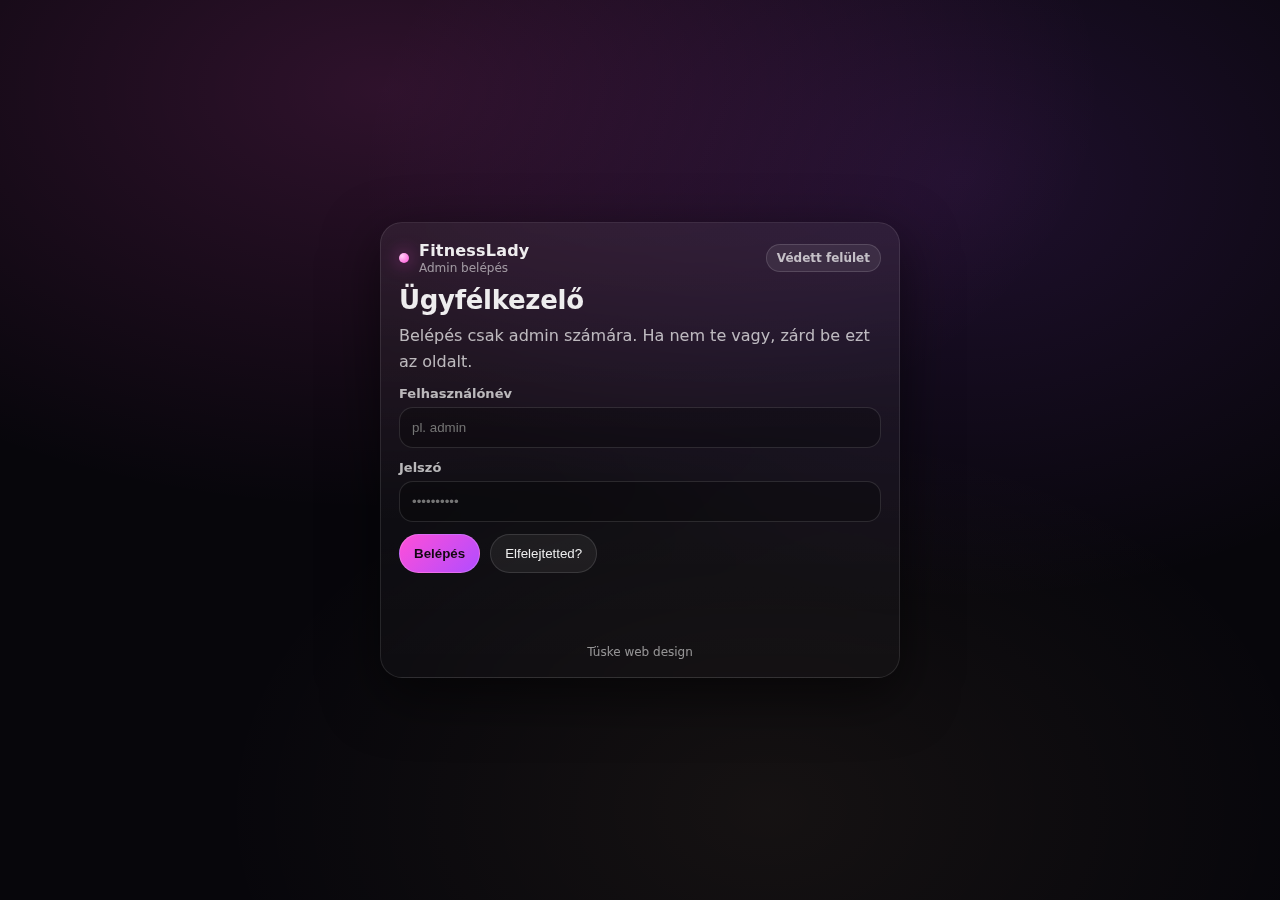
<file: hu/ugyfelkezelo-0906/index.html>
<!doctype html>
<html lang="hu">
<head>
  <meta charset="utf-8" />
  <meta name="viewport" content="width=device-width,initial-scale=1" />
  <title>FitnessLady — Admin belépés</title>
  <link rel="stylesheet" href="./admin.css" />
</head>
<body class="admin-bg">
  <main class="admin-wrap">
    <section class="card glass">
      <div class="card-head">
        <div class="brand">
          <span class="dot"></span>
          <div>
            <div class="brand-title">FitnessLady</div>
            <div class="brand-sub">Admin belépés</div>
          </div>
        </div>
        <div class="tag">Védett felület</div>
      </div>

      <h1 class="h1">Ügyfélkezelő</h1>
      <p class="p">
        Belépés csak admin számára. Ha nem te vagy, zárd be ezt az oldalt.
      </p>

      <form id="loginForm" class="form" autocomplete="off">
        <label class="label">
          Felhasználónév
          <input class="input" id="username" name="username" placeholder="pl. admin" required />
        </label>

        <label class="label">
          Jelszó
          <input class="input" id="password" name="password" type="password" placeholder="••••••••••" required />
        </label>

        <div class="row">
          <button class="btn primary" type="submit">Belépés</button>
          <button class="btn ghost" type="button" id="helpBtn">Elfelejtetted?</button>
        </div>

        <div class="hint" id="hint"></div>
        <div class="error" id="error" aria-live="polite"></div>
      </form>

      <!-- Opcionális: hash generátor (csak ha ?gen=1 a URL végén) -->
      <div id="genBox" class="gen hidden">
        <div class="gen-title">Jelszó hash generátor</div>
        <p class="p small">Csak neked: írd be az új jelszót, kimásolod a hash-t, és beilleszted az admin-auth.js-be.</p>
        <label class="label">
          Új jelszó
          <input class="input" id="newPass" type="text" placeholder="Új erős jelszó" />
        </label>
        <button class="btn" id="genBtn" type="button">Hash generálása</button>
        <label class="label">
          SHA-256 hash (ezt másold)
          <input class="input" id="hashOut" type="text" readonly />
        </label>
      </div>

      <div class="footer-note">Tüske web design</div>
    </section>
  </main>

  <script src="./admin-auth.js"></script>
  <script>
    // Login
    const form = document.getElementById('loginForm');
    const err  = document.getElementById('error');
    const hint = document.getElementById('hint');

    document.getElementById('helpBtn').addEventListener('click', () => {
      hint.textContent = "Ha nem emlékszel, cseréld le a jelszót az admin-auth.js-ben (hash alapján).";
      setTimeout(()=> hint.textContent="", 4500);
    });

    form.addEventListener('submit', async (e) => {
      e.preventDefault();
      err.textContent = "";

      const u = document.getElementById('username').value.trim();
      const p = document.getElementById('password').value;

      const ok = await AdminAuth.login(u, p);
      if(ok){
        location.href = "./dashboard.html";
      } else {
        err.textContent = "Hibás felhasználónév vagy jelszó.";
      }
    });

    // Hash generator only if ?gen=1
    const qs = new URLSearchParams(location.search);
    if(qs.get('gen') === '1'){
      document.getElementById('genBox').classList.remove('hidden');
      document.getElementById('genBtn').addEventListener('click', async () => {
        const np = document.getElementById('newPass').value;
        document.getElementById('hashOut').value = await AdminAuth.sha256(np);
      });
    }
  </script>
</body>
</html>
</file>
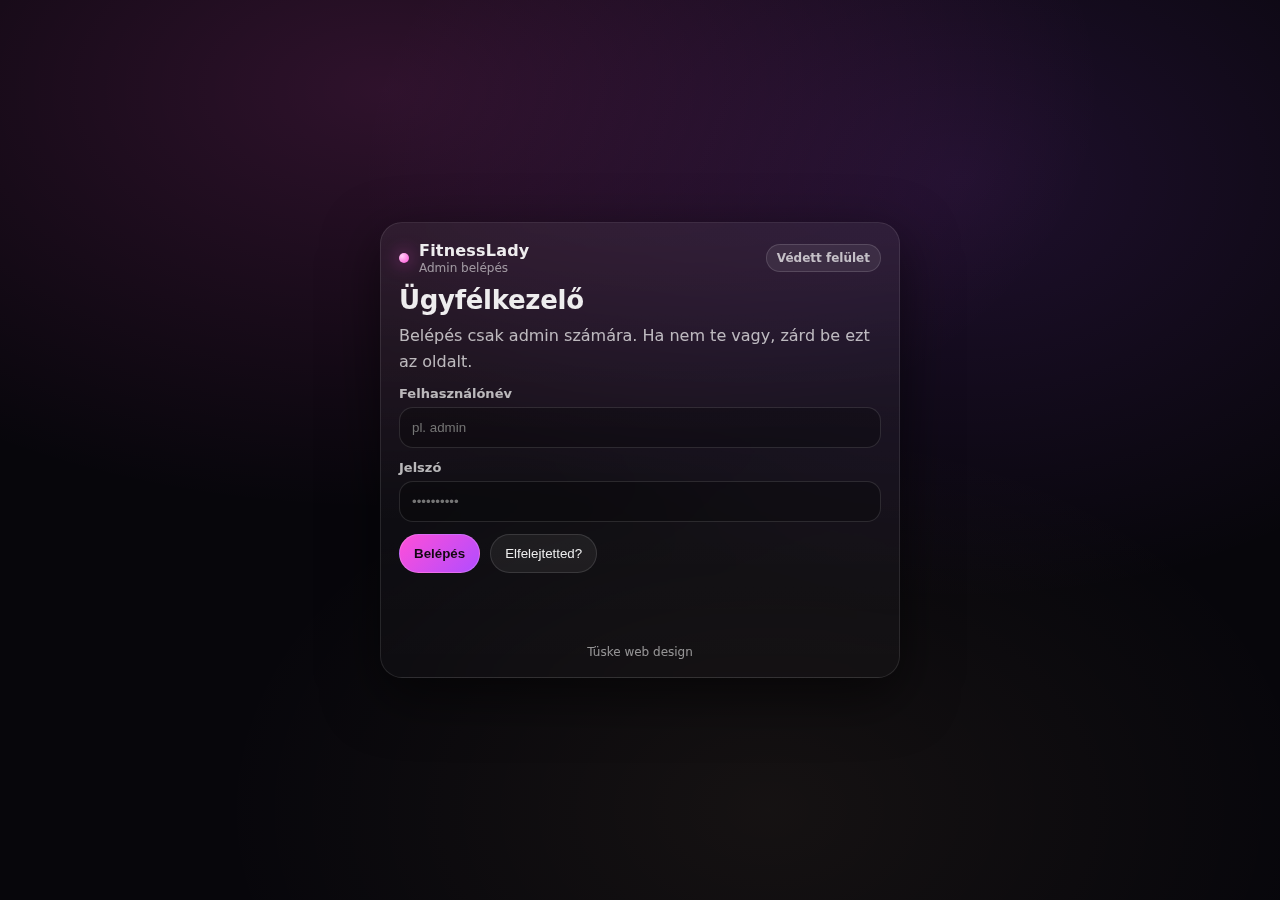
<file: hu/ugyfelkezelo-0906/dashboard.html>
<!doctype html>
<html lang="hu">
<head>
  <meta charset="utf-8" />
  <meta name="viewport" content="width=device-width,initial-scale=1" />
  <title>FitnessLady — Admin dashboard</title>
  <link rel="stylesheet" href="./admin.css" />
</head>
<body class="admin-bg">
  <header class="topbar glass">
    <div class="topbar-inner">
      <div class="brand">
        <span class="dot"></span>
        <div>
          <div class="brand-title">FitnessLady</div>
          <div class="brand-sub">Admin dashboard</div>
        </div>
      </div>

      <div class="actions">
        <a class="btn ghost" href="../hu/index.html">Főoldal</a>
        <button class="btn" id="logoutBtn" type="button">Kijelentkezés</button>
      </div>
    </div>
  </header>

  <main class="dash">
    <section class="grid">
      <article class="panel glass">
        <h2 class="h2">Ügyfelek</h2>
        <p class="p small">Itt fogod látni a Marika / Milan felhasználókat, csomagokat, státuszt, slotokat.</p>

        <div class="table">
          <div class="tr th">
            <div>Ügyfél</div><div>Csomag</div><div>Lejárat</div><div>Slotok</div><div>Művelet</div>
          </div>

          <!-- Demo sorok (később Sheets-ből jön) -->
          <div class="tr">
            <div>Marika</div><div>Balance (6 hét)</div><div>2026-03-31</div><div>3/3</div>
            <div><button class="mini-btn">Megnyit</button></div>
          </div>
          <div class="tr">
            <div>Milan</div><div>Start (4 hét)</div><div>2026-03-10</div><div>2/3</div>
            <div><button class="mini-btn">Megnyit</button></div>
          </div>
        </div>

        <div class="row" style="margin-top:12px;">
          <button class="btn primary" type="button" id="addClientBtn">+ Új ügyfél</button>
          <button class="btn ghost" type="button" id="syncBtn">Szinkron (később Sheets)</button>
        </div>

        <div class="hint" id="dashHint"></div>
      </article>

      <article class="panel glass">
        <h2 class="h2">Csomaglogika (fix terv)</h2>
        <ul class="list">
          <li><span class="check"></span> Start: 4 hét</li>
          <li><span class="check"></span> Balance: 6 hét • heti 4 videó</li>
          <li><span class="check"></span> Pro: 12 hét • heti 5 videó</li>
          <li><span class="check"></span> 3 személyre-szabás slot / ügyfél</li>
        </ul>

        <div class="divider"></div>

        <h2 class="h2">Gyors linkek</h2>
        <div class="row">
          <a class="btn" href="#" onclick="alert('Később: Payrexx/Stripe dashboard link.'); return false;">Fizetések</a>
          <a class="btn" href="#" onclick="alert('Később: Vimeo / video library.'); return false;">Videók</a>
          <a class="btn" href="#" onclick="alert('Később: Google Sheets admin.'); return false;">Sheets</a>
        </div>

        <p class="p small" style="margin-top:10px;">
          Megjegyzés: ez most “A” védelem. Később átállítható erős “B”-re.
        </p>
      </article>
    </section>
  </main>

  <script src="./admin-auth.js"></script>
  <script>
    // Require login
    if(!AdminAuth.isLoggedIn()){
      location.replace("./index.html");
    }

    document.getElementById('logoutBtn').addEventListener('click', () => {
      AdminAuth.logout();
      location.replace("./index.html");
    });

    const hint = document.getElementById('dashHint');
    document.getElementById('addClientBtn').addEventListener('click', () => {
      hint.textContent = "Demo: később itt nyílik az 'Új ügyfél' modal (Sheets + Vimeo jogosultság).";
      setTimeout(()=> hint.textContent="", 4500);
    });

    document.getElementById('syncBtn').addEventListener('click', () => {
      hint.textContent = "Demo: később Sheets-ből automatikus betöltés + mentés.";
      setTimeout(()=> hint.textContent="", 4500);
    });
  </script>
</body>
</html>
</file>
<file: hu/ugyfelkezelo-0906/admin.css>
:root{
  --bg:#07060b;
  --text:rgba(255,255,255,.92);
  --muted:rgba(255,255,255,.70);
  --muted2:rgba(255,255,255,.55);
  --pink:#ff4fd8;
  --pink2:#b14cff;
  --gold:#ffd38a;
  --radius:22px;
  --shadow: 0 18px 55px rgba(0,0,0,.55);
}

*{ box-sizing:border-box; }
html,body{ height:100%; }
body{
  margin:0;
  font-family: ui-sans-serif, system-ui, -apple-system, Segoe UI, Roboto, Arial;
  color:var(--text);
}

.admin-bg{
  background:
    radial-gradient(1200px 700px at 30% 10%, rgba(255,79,216,.16), transparent 60%),
    radial-gradient(1000px 700px at 75% 20%, rgba(177,76,255,.14), transparent 60%),
    radial-gradient(1000px 700px at 60% 90%, rgba(255,211,138,.06), transparent 55%),
    var(--bg);
}

.glass{
  background: linear-gradient(180deg, rgba(255,255,255,.06), rgba(255,255,255,.02));
  border: 1px solid rgba(255,255,255,.10);
  border-radius: var(--radius);
  box-shadow: var(--shadow);
  backdrop-filter: blur(16px);
  -webkit-backdrop-filter: blur(16px);
}

.admin-wrap{
  min-height: 100vh;
  display:flex;
  align-items:center;
  justify-content:center;
  padding: 20px;
}

.card{
  width: min(520px, 94vw);
  padding: 18px;
}

.card-head{
  display:flex;
  align-items:center;
  justify-content:space-between;
  gap:10px;
  margin-bottom: 10px;
}

.brand{ display:flex; align-items:center; gap:10px; }
.dot{
  width:10px;height:10px;border-radius:999px;
  background: radial-gradient(circle at 30% 30%, #ffd0f6, var(--pink));
  box-shadow: 0 0 18px rgba(255,79,216,.7);
}
.brand-title{ font-weight:900; letter-spacing:.2px; }
.brand-sub{ font-size:12px; color:var(--muted2); margin-top:1px; }

.tag{
  font-size: 12px;
  padding: 6px 10px;
  border-radius: 999px;
  border: 1px solid rgba(255,255,255,.14);
  background: rgba(255,255,255,.07);
  color: var(--muted);
  white-space: nowrap;
  font-weight: 800;
}

.h1{ margin: 8px 0 8px; font-size: 26px; letter-spacing:-.3px; }
.h2{ margin: 0 0 8px; font-size: 18px; }
.p{ margin:0 0 12px; color:var(--muted); line-height:1.6; }
.p.small{ font-size: 13px; color:var(--muted2); }
.footer-note{ margin-top: 12px; color:var(--muted2); font-size: 12px; text-align:center; }

.form{ display:grid; gap:12px; margin-top: 10px; }
.label{ display:grid; gap:6px; font-size: 13px; color: var(--muted); font-weight: 700; }

.input{
  width:100%;
  padding: 12px 12px;
  border-radius: 14px;
  background: rgba(0,0,0,.25);
  border: 1px solid rgba(255,255,255,.12);
  color: var(--text);
  outline:none;
}
.input:focus{ border-color: rgba(255,255,255,.24); }

.row{ display:flex; gap:10px; flex-wrap:wrap; }

.btn{
  display:inline-flex;
  align-items:center;
  justify-content:center;
  gap:10px;
  padding: 11px 14px;
  border-radius: 999px;
  border: 1px solid rgba(255,255,255,.12);
  background: rgba(20,12,26,.55);
  color: var(--text);
  cursor:pointer;
  user-select:none;
  text-decoration:none;
}
.btn.primary{
  background: linear-gradient(135deg, var(--pink), var(--pink2));
  color:#140813;
  border-color: rgba(255,255,255,.18);
  font-weight: 900;
}
.btn.ghost{ background: rgba(255,255,255,.06); }

.error{
  color: rgba(255,120,120,.92);
  font-size: 13px;
  font-weight: 800;
  min-height: 18px;
}
.hint{
  color: rgba(255,215,140,.90);
  font-size: 12.5px;
  min-height: 18px;
}

.hidden{ display:none; }

.gen{
  margin-top: 14px;
  padding-top: 12px;
  border-top: 1px solid rgba(255,255,255,.08);
}
.gen-title{
  font-weight: 900;
  margin-bottom: 6px;
}

.topbar{
  position: sticky;
  top:0;
  z-index: 50;
  border-radius: 0;
  border-left: 0;
  border-right: 0;
}
.topbar-inner{
  display:flex;
  align-items:center;
  justify-content:space-between;
  gap:12px;
  padding: 12px 16px;
  max-width: 1100px;
  margin: 0 auto;
}

.dash{
  padding: 18px;
  max-width: 1100px;
  margin: 0 auto;
}

.grid{
  display:grid;
  grid-template-columns: 1.2fr .8fr;
  gap: 14px;
}
@media (max-width: 980px){
  .grid{ grid-template-columns: 1fr; }
}

.panel{ padding: 16px; }

.table{
  margin-top: 10px;
  border: 1px solid rgba(255,255,255,.10);
  border-radius: 16px;
  overflow:hidden;
}
.tr{
  display:grid;
  grid-template-columns: 1.2fr 1fr 1fr .7fr .8fr;
  gap:10px;
  padding: 10px 12px;
  border-top: 1px solid rgba(255,255,255,.08);
  align-items:center;
  font-size: 13px;
}
.tr.th{
  border-top: 0;
  background: rgba(255,255,255,.05);
  font-weight: 900;
  color: rgba(255,255,255,.85);
}
.mini-btn{
  width:100%;
  padding: 9px 10px;
  border-radius: 999px;
  border: 1px solid rgba(255,255,255,.12);
  background: rgba(255,255,255,.06);
  color: var(--text);
  cursor:pointer;
  font-weight: 850;
}

.list{ margin:0; padding:0; list-style:none; display:grid; gap:8px; }
.list li{ display:flex; gap:10px; color: var(--muted); font-size: 13px; }
.check{
  width: 18px; height: 18px; border-radius: 6px;
  background: rgba(255,79,216,.18);
  border: 1px solid rgba(255,79,216,.30);
  box-shadow: 0 0 22px rgba(255,79,216,.16);
  flex: 0 0 auto;
  margin-top: 1px;
  position:relative;
}
.check:after{
  content:"";
  position:absolute;
  left: 5px; top: 4px;
  width: 6px; height: 9px;
  border-right: 2px solid rgba(255,255,255,.85);
  border-bottom: 2px solid rgba(255,255,255,.85);
  transform: rotate(40deg);
}

.divider{
  height:1px;
  background: rgba(255,255,255,.08);
  margin: 12px 0;
}
</file>
